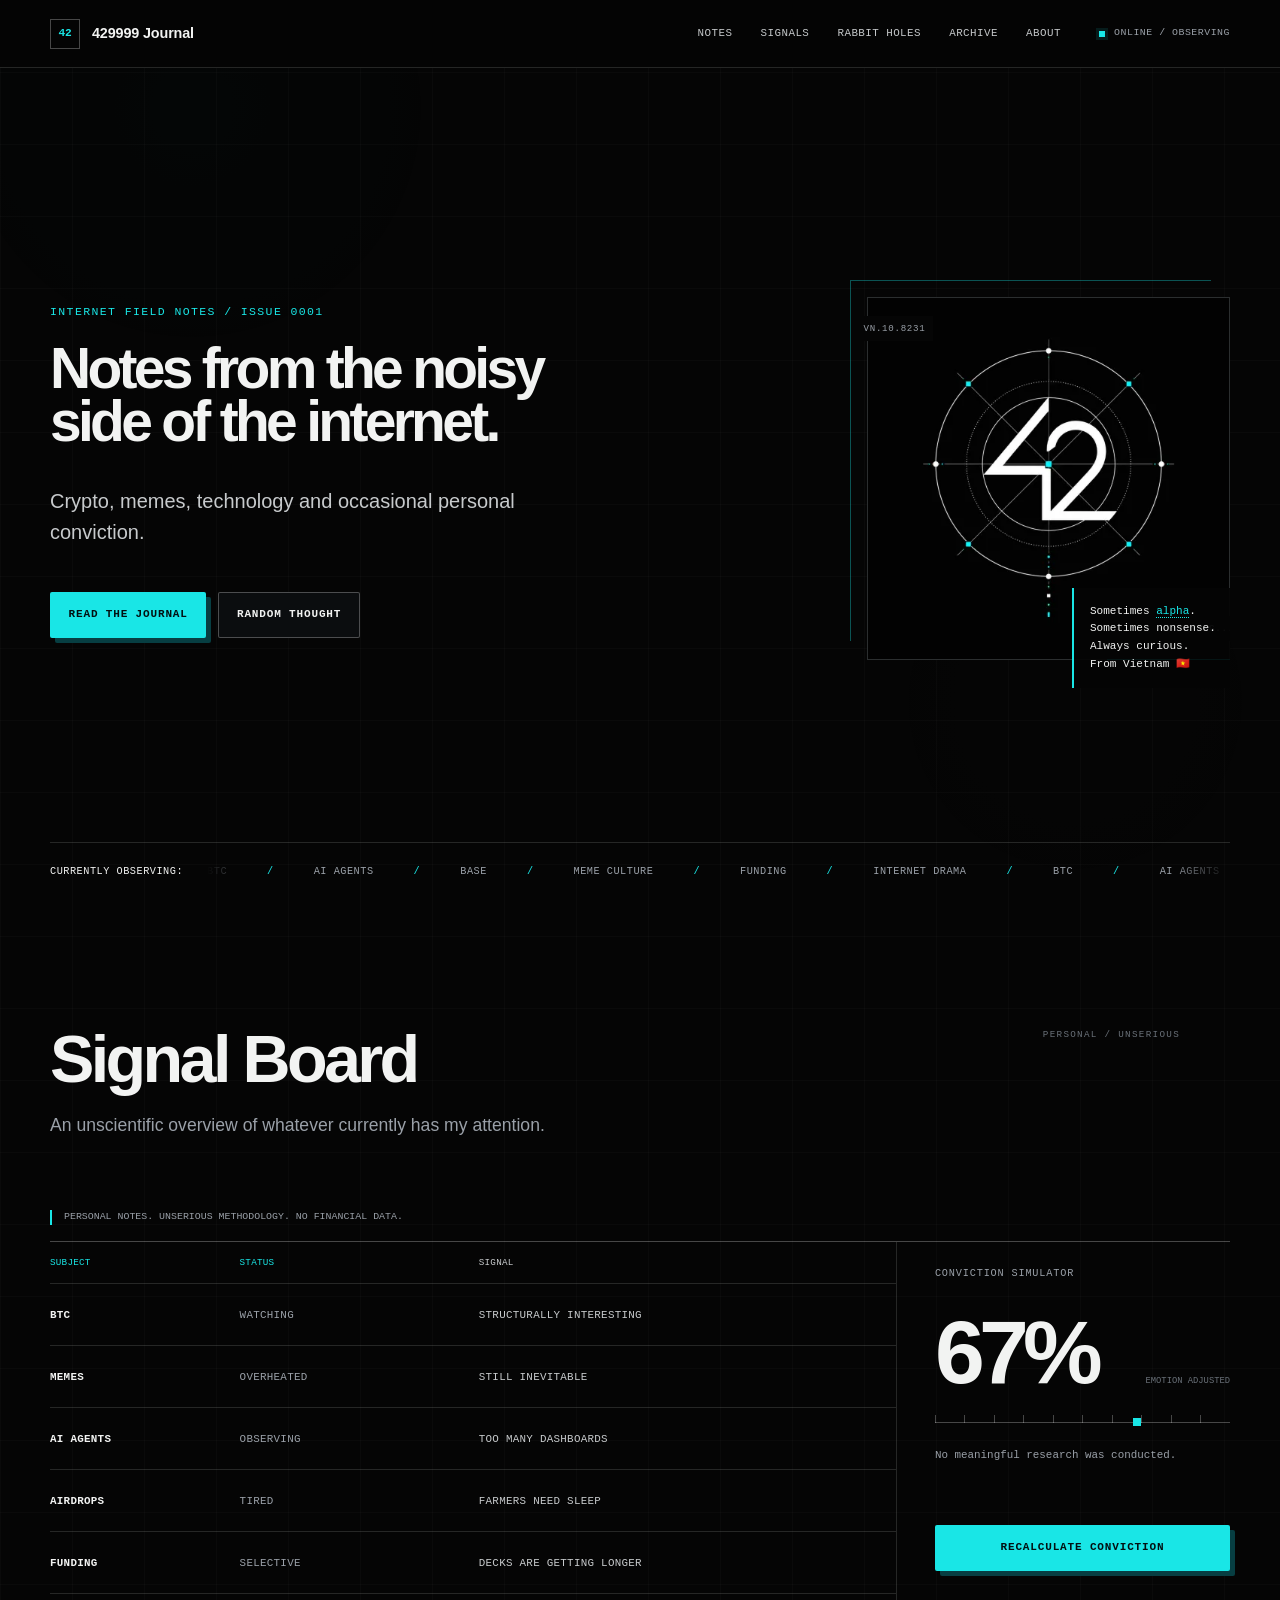
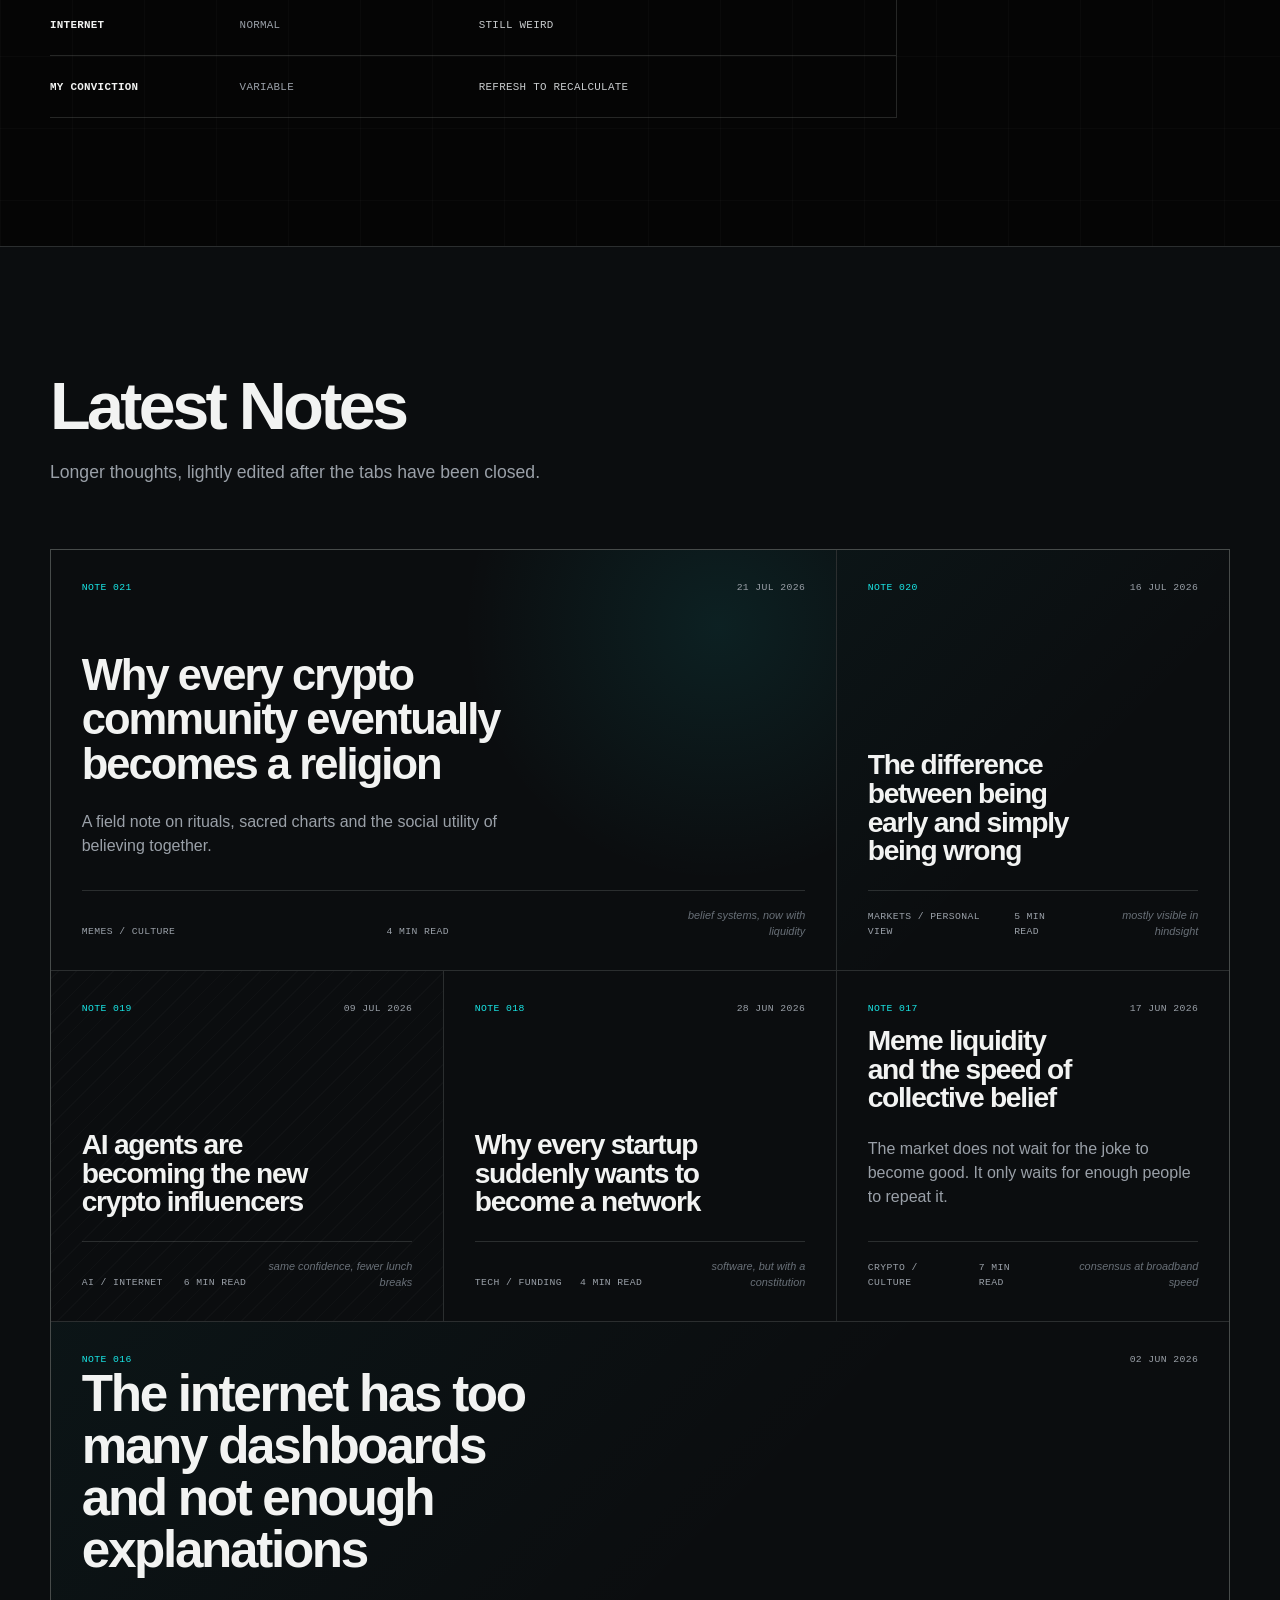
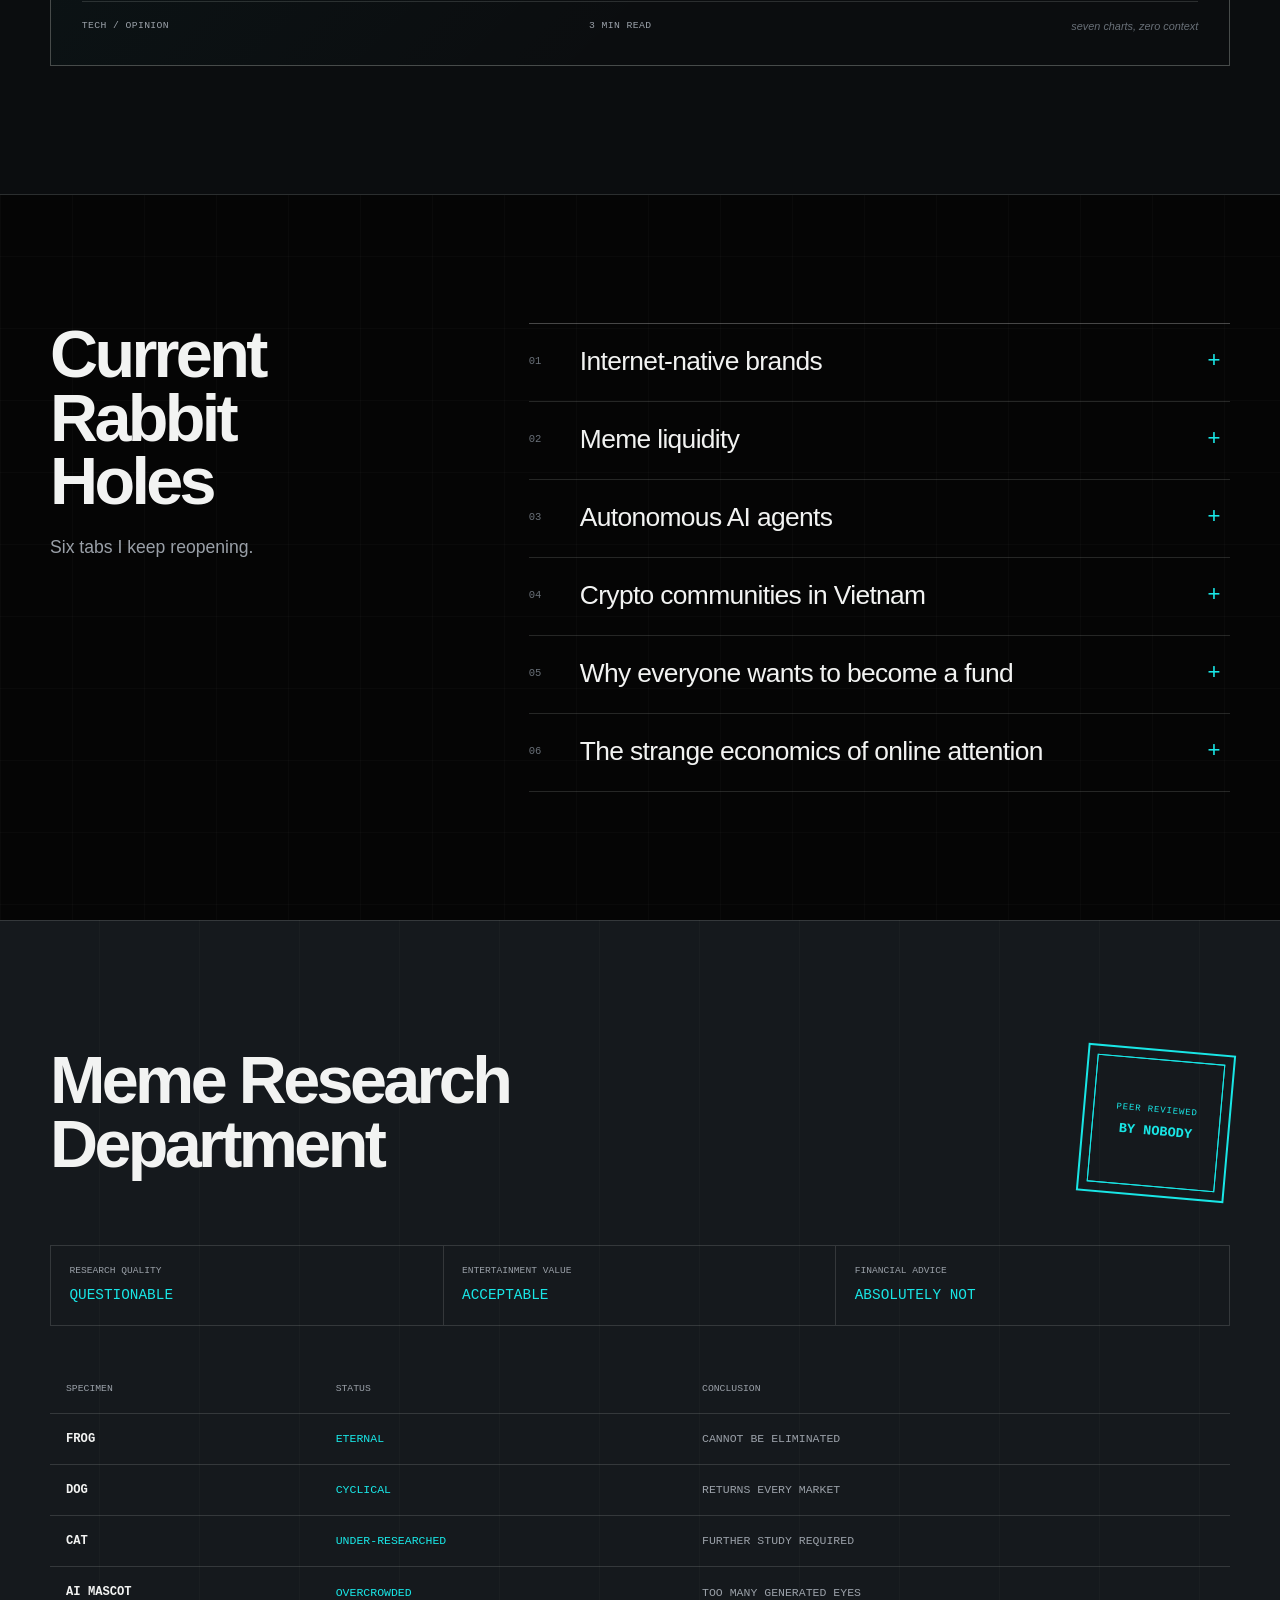
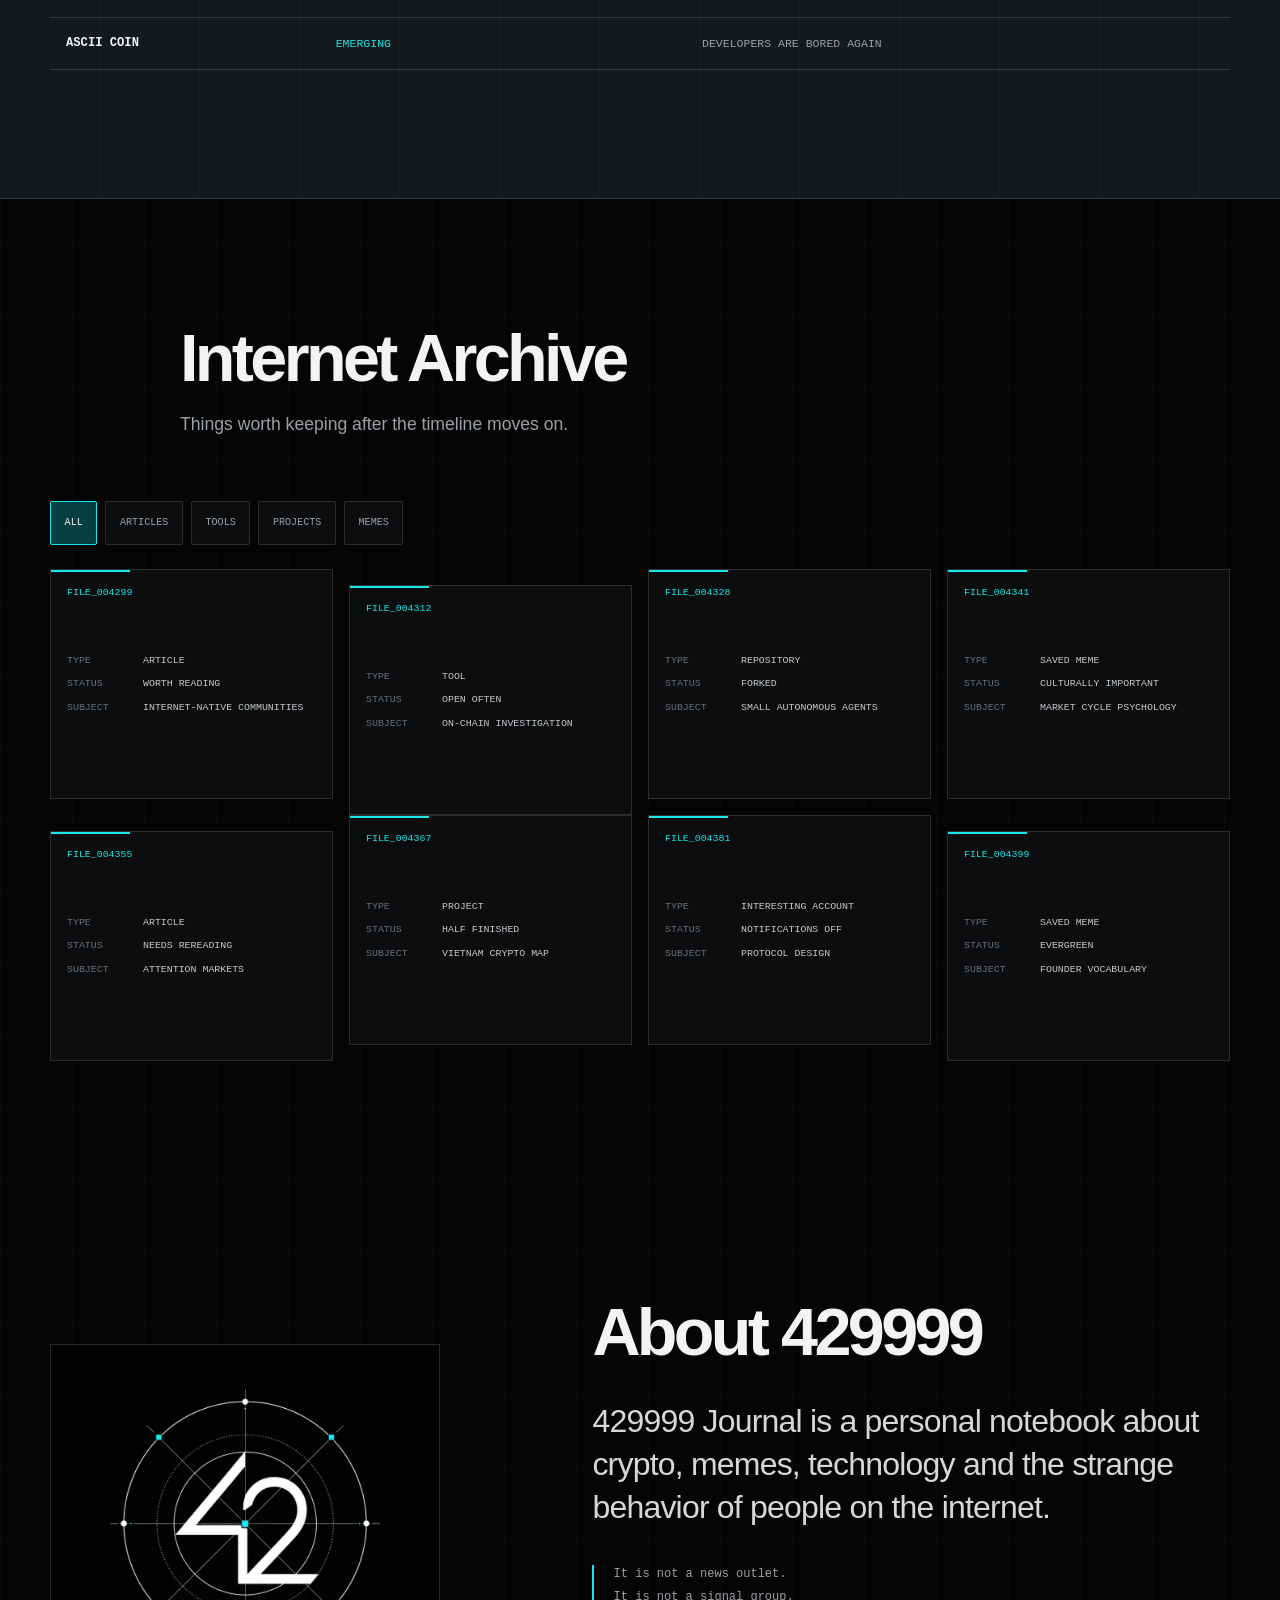
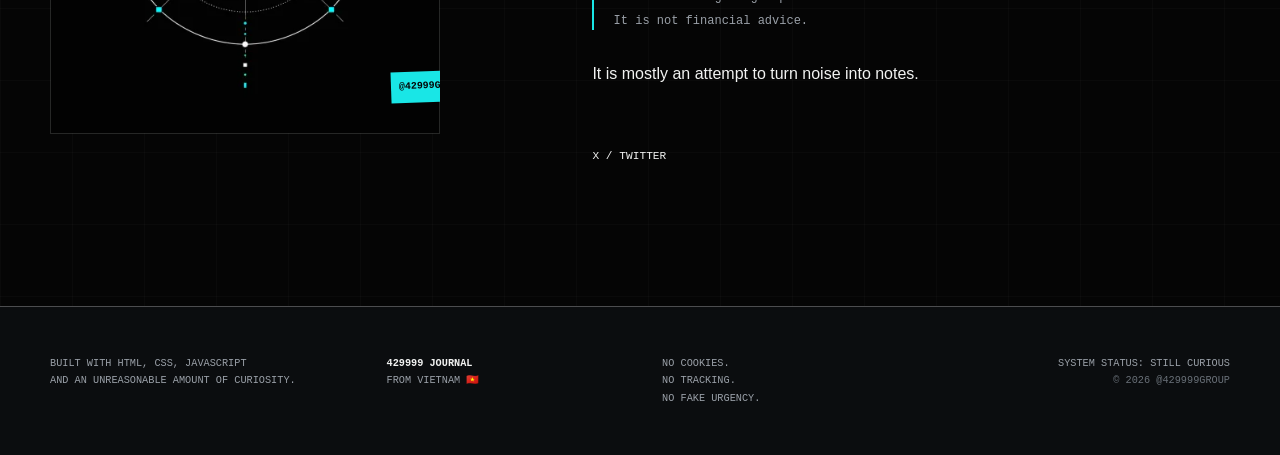
<file: index.html>
<!doctype html>
<html lang="en">
<head>
  <meta charset="utf-8">
  <meta name="viewport" content="width=device-width, initial-scale=1">
  <title>429999 Journal | Notes from the noisy side of the internet</title>
  <meta name="description" content="Personal notes on crypto, memes, technology and the internet. Sometimes alpha. Sometimes nonsense. Always curious.">
  <meta name="robots" content="index, follow">
  <meta name="theme-color" content="#050505">
  <link rel="canonical" href="https://example.com/429999-journal/">
  <link rel="icon" href="assets/favicon.svg" type="image/svg+xml">
  <link rel="preload" href="assets/avatar-900.webp" as="image" type="image/webp" imagesrcset="assets/avatar-480.webp 480w, assets/avatar-900.webp 900w" imagesizes="(max-width: 700px) 92vw, 470px">
  <link rel="stylesheet" href="style.css">
  <meta property="og:type" content="website">
  <meta property="og:title" content="429999 Journal | Notes from the noisy side of the internet">
  <meta property="og:description" content="Personal notes on crypto, memes, technology and the internet.">
  <meta property="og:image" content="assets/og-image.svg">
  <meta property="og:url" content="https://example.com/429999-journal/">
  <meta name="twitter:card" content="summary_large_image">
  <meta name="twitter:title" content="429999 Journal">
  <meta name="twitter:description" content="Sometimes alpha. Sometimes nonsense. Always curious.">
  <meta name="twitter:image" content="assets/og-image.svg">
  <script src="script.js" defer></script>
</head>
<body>
  <a class="skip-link" href="#main-content">Skip to content</a>
  <div class="page-noise" aria-hidden="true"></div>
  <div class="cursor-dot" aria-hidden="true"></div>
  <div class="cursor-ring" aria-hidden="true"></div>

  <header class="site-header">
    <nav class="site-nav shell" aria-label="Primary navigation">
      <a class="brand" href="index.html" aria-label="429999 Journal home">
        <span class="brand-mark">42</span>
        <span>429999 Journal</span>
      </a>
      <button class="menu-toggle" type="button" aria-expanded="false" aria-controls="nav-panel">
        <span class="sr-only">Toggle navigation</span>
        <span aria-hidden="true"></span>
        <span aria-hidden="true"></span>
      </button>
      <div class="nav-panel" id="nav-panel">
        <div class="nav-links">
          <a href="#notes">Notes</a>
          <a href="#signals">Signals</a>
          <a href="#rabbit-holes">Rabbit Holes</a>
          <a href="#archive">Archive</a>
          <a href="#about">About</a>
        </div>
        <p class="status"><span aria-hidden="true"></span>Online / Observing</p>
      </div>
    </nav>
  </header>
  <noscript>
    <style>.menu-toggle, .nav-panel { display: none !important; }</style>
    <nav class="nojs-navigation" aria-label="Navigation without JavaScript">
      <a href="#notes">Notes</a>
      <a href="#signals">Signals</a>
      <a href="#rabbit-holes">Rabbit Holes</a>
      <a href="#archive">Archive</a>
      <a href="#about">About</a>
    </nav>
  </noscript>

  <main id="main-content">
    <section class="hero shell" aria-labelledby="hero-title">
      <div class="hero-copy">
        <p class="eyebrow">Internet field notes / Issue 0001</p>
        <h1 id="hero-title">Notes from the noisy side of the internet.</h1>
        <p class="hero-summary">Crypto, memes, technology and occasional personal conviction.</p>
        <div class="hero-actions">
          <a class="button button-primary" href="#notes">Read the journal</a>
          <button class="button button-secondary" type="button" data-random-thought>Random thought</button>
        </div>
      </div>

      <div class="hero-identity">
        <div class="avatar-frame">
          <picture>
            <source type="image/webp" srcset="assets/avatar-480.webp 480w, assets/avatar-900.webp 900w" sizes="(max-width: 700px) 92vw, 470px">
            <img src="assets/avatar.png" width="1254" height="1254" fetchpriority="high" decoding="async" alt="429999 Journal's geometric 42 avatar">
          </picture>
          <span class="avatar-coordinate coordinate-a" aria-hidden="true">VN.10.8231</span>
          <span class="avatar-coordinate coordinate-b" aria-hidden="true">LISTENING...</span>
        </div>
        <div class="hero-bio">
          <p>Sometimes <span class="annotated" tabindex="0" data-note="Definition unavailable.">alpha</span>.</p>
          <p>Sometimes nonsense.</p>
          <p>Always curious.</p>
          <p>From Vietnam 🇻🇳</p>
        </div>
      </div>

      <div class="observe-strip" aria-label="Currently observing">
        <span class="observe-label">Currently observing:</span>
        <div class="ticker-window">
          <div class="ticker-track">
            <span>BTC</span><span>AI AGENTS</span><span>BASE</span><span>MEME CULTURE</span><span>FUNDING</span><span>INTERNET DRAMA</span>
            <span aria-hidden="true">BTC</span><span aria-hidden="true">AI AGENTS</span><span aria-hidden="true">BASE</span><span aria-hidden="true">MEME CULTURE</span><span aria-hidden="true">FUNDING</span><span aria-hidden="true">INTERNET DRAMA</span>
          </div>
        </div>
      </div>
    </section>

    <section class="signal-section section shell" id="signals" aria-labelledby="signal-title">
      <div class="section-heading">
        <h2 id="signal-title">Signal Board</h2>
        <p>An unscientific overview of whatever currently has my attention.</p>
      </div>
      <div class="unserious-label">Personal notes. Unserious methodology. No financial data.</div>
      <div class="signal-layout">
        <div class="signal-table" role="table" aria-label="Current personal signals">
          <div class="signal-row signal-head" role="row">
            <span role="columnheader">Subject</span>
            <span role="columnheader">Status</span>
            <span role="columnheader">Signal</span>
          </div>
          <div class="signal-row" role="row"><strong role="cell">BTC</strong><span role="cell">Watching</span><span role="cell">Structurally interesting</span></div>
          <div class="signal-row" role="row"><strong role="cell">Memes</strong><span role="cell">Overheated</span><span role="cell">Still inevitable</span></div>
          <div class="signal-row" role="row"><strong role="cell">AI Agents</strong><span role="cell">Observing</span><span role="cell">Too many dashboards</span></div>
          <div class="signal-row" role="row"><strong role="cell">Airdrops</strong><span role="cell">Tired</span><span role="cell">Farmers need sleep</span></div>
          <div class="signal-row" role="row"><strong role="cell">Funding</strong><span role="cell">Selective</span><span role="cell">Decks are getting longer</span></div>
          <div class="signal-row" role="row"><strong role="cell">Internet</strong><span role="cell">Normal</span><span role="cell">Still weird</span></div>
          <div class="signal-row" role="row"><strong role="cell">My conviction</strong><span role="cell">Variable</span><span role="cell">Refresh to recalculate</span></div>
        </div>
        <aside class="conviction-panel" aria-labelledby="conviction-title">
          <p id="conviction-title">Conviction simulator</p>
          <div class="conviction-value"><output id="conviction-output">67%</output><span>emotion adjusted</span></div>
          <div class="conviction-scale" aria-hidden="true"><span id="conviction-meter" style="--value: 67%"></span></div>
          <p class="conviction-copy" id="conviction-copy" aria-live="polite">No meaningful research was conducted.</p>
          <button class="button button-primary button-block" id="conviction-button" type="button">Recalculate conviction</button>
        </aside>
      </div>
    </section>

    <section class="notes-section section shell" id="notes" aria-labelledby="notes-title">
      <div class="notes-intro">
        <h2 id="notes-title">Latest Notes</h2>
        <p>Longer thoughts, lightly edited after the tabs have been closed.</p>
      </div>
      <div class="notes-grid">
        <article class="note-card note-featured">
          <a href="notes/note-001.html" aria-label="Read Why every crypto community eventually becomes a religion">
            <div class="note-meta"><span>Note 021</span><time datetime="2026-07-21">21 Jul 2026</time></div>
            <h3>Why every crypto community eventually becomes a religion</h3>
            <p class="note-deck">A field note on rituals, sacred charts and the social utility of believing together.</p>
            <div class="note-footer"><span>Memes / Culture</span><span>4 min read</span><em>belief systems, now with liquidity</em></div>
          </a>
        </article>
        <article class="note-card">
          <a href="notes/note-002.html" aria-label="Read The difference between being early and simply being wrong">
            <div class="note-meta"><span>Note 020</span><time datetime="2026-07-16">16 Jul 2026</time></div>
            <h3>The difference between being early and simply being wrong</h3>
            <div class="note-footer"><span>Markets / Personal view</span><span>5 min read</span><em>mostly visible in hindsight</em></div>
          </a>
        </article>
        <article class="note-card">
          <a href="notes/note-003.html" aria-label="Read AI agents are becoming the new crypto influencers">
            <div class="note-meta"><span>Note 019</span><time datetime="2026-07-09">09 Jul 2026</time></div>
            <h3>AI agents are becoming the new crypto influencers</h3>
            <div class="note-footer"><span>AI / Internet</span><span>6 min read</span><em>same confidence, fewer lunch breaks</em></div>
          </a>
        </article>
        <article class="note-card">
          <a href="notes/note-001.html#related" aria-label="Read related note: Why every startup suddenly wants to become a network">
            <div class="note-meta"><span>Note 018</span><time datetime="2026-06-28">28 Jun 2026</time></div>
            <h3>Why every startup suddenly wants to become a network</h3>
            <div class="note-footer"><span>Tech / Funding</span><span>4 min read</span><em>software, but with a constitution</em></div>
          </a>
        </article>
        <article class="note-card note-wide">
          <a href="notes/note-002.html#related" aria-label="Read related note: Meme liquidity and the speed of collective belief">
            <div class="note-meta"><span>Note 017</span><time datetime="2026-06-17">17 Jun 2026</time></div>
            <h3>Meme liquidity and the speed of collective belief</h3>
            <p class="note-deck">The market does not wait for the joke to become good. It only waits for enough people to repeat it.</p>
            <div class="note-footer"><span>Crypto / Culture</span><span>7 min read</span><em>consensus at broadband speed</em></div>
          </a>
        </article>
        <article class="note-card">
          <a href="notes/note-003.html#related" aria-label="Read related note: The internet has too many dashboards and not enough explanations">
            <div class="note-meta"><span>Note 016</span><time datetime="2026-06-02">02 Jun 2026</time></div>
            <h3>The internet has too many dashboards and not enough explanations</h3>
            <div class="note-footer"><span>Tech / Opinion</span><span>3 min read</span><em>seven charts, zero context</em></div>
          </a>
        </article>
      </div>
    </section>

    <section class="rabbit-section section shell" id="rabbit-holes" aria-labelledby="rabbit-title">
      <div class="rabbit-heading">
        <h2 id="rabbit-title">Current Rabbit Holes</h2>
        <p>Six tabs I keep reopening.</p>
      </div>
      <div class="rabbit-list">
        <button class="rabbit-item" type="button" aria-expanded="false">
          <span>01</span><strong>Internet-native brands</strong><span class="rabbit-symbol" aria-hidden="true">+</span>
          <span class="rabbit-note">Some brands are no longer built through campaigns. They emerge from repetition, rituals and shared jokes.</span>
        </button>
        <button class="rabbit-item" type="button" aria-expanded="false">
          <span>02</span><strong>Meme liquidity</strong><span class="rabbit-symbol" aria-hidden="true">+</span>
          <span class="rabbit-note">A joke can now acquire a market cap before it acquires a punchline.</span>
        </button>
        <button class="rabbit-item" type="button" aria-expanded="false">
          <span>03</span><strong>Autonomous AI agents</strong><span class="rabbit-symbol" aria-hidden="true">+</span>
          <span class="rabbit-note">Interesting software, confusing incentives and a lot of profile pictures wearing sunglasses.</span>
        </button>
        <button class="rabbit-item" type="button" aria-expanded="false">
          <span>04</span><strong>Crypto communities in Vietnam</strong><span class="rabbit-symbol" aria-hidden="true">+</span>
          <span class="rabbit-note">Fast learners, dense networks and an impressive tolerance for late-night group chats.</span>
        </button>
        <button class="rabbit-item" type="button" aria-expanded="false">
          <span>05</span><strong>Why everyone wants to become a fund</strong><span class="rabbit-symbol" aria-hidden="true">+</span>
          <span class="rabbit-note">Perhaps because saying “I have a folder of screenshots” sounds less institutional.</span>
        </button>
        <button class="rabbit-item" type="button" aria-expanded="false">
          <span>06</span><strong>The strange economics of online attention</strong><span class="rabbit-symbol" aria-hidden="true">+</span>
          <span class="rabbit-note">Attention is scarce, measurable, tradeable and somehow still mostly spent arguing with strangers.</span>
        </button>
      </div>
    </section>

    <section class="meme-section section" aria-labelledby="meme-title">
      <div class="shell meme-shell">
        <div class="meme-header">
          <h2 id="meme-title">Meme Research Department</h2>
          <div class="stamp" aria-label="Peer reviewed by nobody"><span>Peer reviewed</span><strong>By nobody</strong></div>
        </div>
        <dl class="research-meta">
          <div><dt>Research quality</dt><dd>Questionable</dd></div>
          <div><dt>Entertainment value</dt><dd>Acceptable</dd></div>
          <div><dt>Financial advice</dt><dd>Absolutely not</dd></div>
        </dl>
        <div class="meme-table-wrap">
          <table class="meme-table">
            <thead><tr><th>Specimen</th><th>Status</th><th>Conclusion</th></tr></thead>
            <tbody>
              <tr><th>Frog</th><td>Eternal</td><td>Cannot be eliminated</td></tr>
              <tr><th>Dog</th><td>Cyclical</td><td>Returns every market</td></tr>
              <tr><th>Cat</th><td>Under-researched</td><td>Further study required</td></tr>
              <tr><th>AI Mascot</th><td>Overcrowded</td><td>Too many generated eyes</td></tr>
              <tr><th>ASCII Coin</th><td>Emerging</td><td>Developers are bored again</td></tr>
            </tbody>
          </table>
        </div>
      </div>
    </section>

    <section class="archive-section section shell" id="archive" aria-labelledby="archive-title">
      <div class="archive-header">
        <h2 id="archive-title">Internet Archive</h2>
        <p>Things worth keeping after the timeline moves on.</p>
      </div>
      <div class="archive-filters" aria-label="Filter archive">
        <button class="filter-button is-active" type="button" data-filter="all" aria-pressed="true">All</button>
        <button class="filter-button" type="button" data-filter="articles" aria-pressed="false">Articles</button>
        <button class="filter-button" type="button" data-filter="tools" aria-pressed="false">Tools</button>
        <button class="filter-button" type="button" data-filter="projects" aria-pressed="false">Projects</button>
        <button class="filter-button" type="button" data-filter="memes" aria-pressed="false">Memes</button>
      </div>
      <div class="archive-grid" id="archive-grid">
        <article class="archive-file" data-category="articles"><span>FILE_004299</span><dl><div><dt>Type</dt><dd>Article</dd></div><div><dt>Status</dt><dd>Worth reading</dd></div><div><dt>Subject</dt><dd>Internet-native communities</dd></div></dl></article>
        <article class="archive-file" data-category="tools"><span>FILE_004312</span><dl><div><dt>Type</dt><dd>Tool</dd></div><div><dt>Status</dt><dd>Open often</dd></div><div><dt>Subject</dt><dd>On-chain investigation</dd></div></dl></article>
        <article class="archive-file" data-category="projects"><span>FILE_004328</span><dl><div><dt>Type</dt><dd>Repository</dd></div><div><dt>Status</dt><dd>Forked</dd></div><div><dt>Subject</dt><dd>Small autonomous agents</dd></div></dl></article>
        <article class="archive-file" data-category="memes"><span>FILE_004341</span><dl><div><dt>Type</dt><dd>Saved meme</dd></div><div><dt>Status</dt><dd>Culturally important</dd></div><div><dt>Subject</dt><dd>Market cycle psychology</dd></div></dl></article>
        <article class="archive-file" data-category="articles"><span>FILE_004355</span><dl><div><dt>Type</dt><dd>Article</dd></div><div><dt>Status</dt><dd>Needs rereading</dd></div><div><dt>Subject</dt><dd>Attention markets</dd></div></dl></article>
        <article class="archive-file" data-category="projects"><span>FILE_004367</span><dl><div><dt>Type</dt><dd>Project</dd></div><div><dt>Status</dt><dd>Half finished</dd></div><div><dt>Subject</dt><dd>Vietnam crypto map</dd></div></dl></article>
        <article class="archive-file" data-category="tools"><span>FILE_004381</span><dl><div><dt>Type</dt><dd>Interesting account</dd></div><div><dt>Status</dt><dd>Notifications off</dd></div><div><dt>Subject</dt><dd>Protocol design</dd></div></dl></article>
        <article class="archive-file" data-category="memes"><span>FILE_004399</span><dl><div><dt>Type</dt><dd>Saved meme</dd></div><div><dt>Status</dt><dd>Evergreen</dd></div><div><dt>Subject</dt><dd>Founder vocabulary</dd></div></dl></article>
      </div>
      <p class="archive-empty" id="archive-empty" hidden>No files match this filter. The archive may have been rugged.</p>
    </section>

    <section class="about-section section shell" id="about" aria-labelledby="about-title">
      <div class="about-mark">
        <picture>
          <source type="image/webp" srcset="assets/avatar-480.webp 480w, assets/avatar-900.webp 900w" sizes="(max-width: 700px) calc(100vw - 32px), 390px">
          <img src="assets/avatar.png" width="1254" height="1254" loading="lazy" decoding="async" alt="">
        </picture>
      </div>
      <div class="about-copy">
        <h2 id="about-title">About 429999</h2>
        <p class="about-lead">429999 Journal is a personal notebook about crypto, memes, technology and the strange behavior of people on the internet.</p>
        <div class="about-not">
          <p>It is not a news outlet.</p>
          <p>It is not a signal group.</p>
          <p>It is not financial advice.</p>
        </div>
        <p>It is mostly an attempt to turn noise into notes.</p>
        <nav class="social-links" aria-label="Social links">
          <a href="https://x.com/429999group" rel="me noopener">X / Twitter</a>
        </nav>
      </div>
    </section>
  </main>

  <footer class="site-footer">
    <div class="shell footer-grid">
      <p>Built with HTML, CSS, JavaScript<br>and an unreasonable amount of curiosity.</p>
      <p><strong>429999 Journal</strong><br>From Vietnam 🇻🇳</p>
      <p>No cookies.<br>No tracking.<br>No fake urgency.</p>
      <p class="footer-status">System status: Still curious<br><span>© <span data-current-year>2026</span> @429999group</span></p>
    </div>
  </footer>

  <dialog class="thought-dialog" id="thought-dialog" aria-labelledby="thought-title">
    <div class="thought-bar"><span>Random thought</span><button type="button" data-close-thought aria-label="Close random thought">×</button></div>
    <div class="thought-content">
      <p id="thought-title">Transmission received</p>
      <blockquote id="thought-text">Curiosity compounds better than confidence.</blockquote>
      <button class="text-button" type="button" data-another-thought>Another one</button>
    </div>
  </dialog>

  <div class="system-toast" id="system-toast" role="status" aria-live="polite" aria-atomic="true"></div>
  <div class="degen-message" id="degen-message" role="status">Calm down</div>
</body>
</html>
</file>
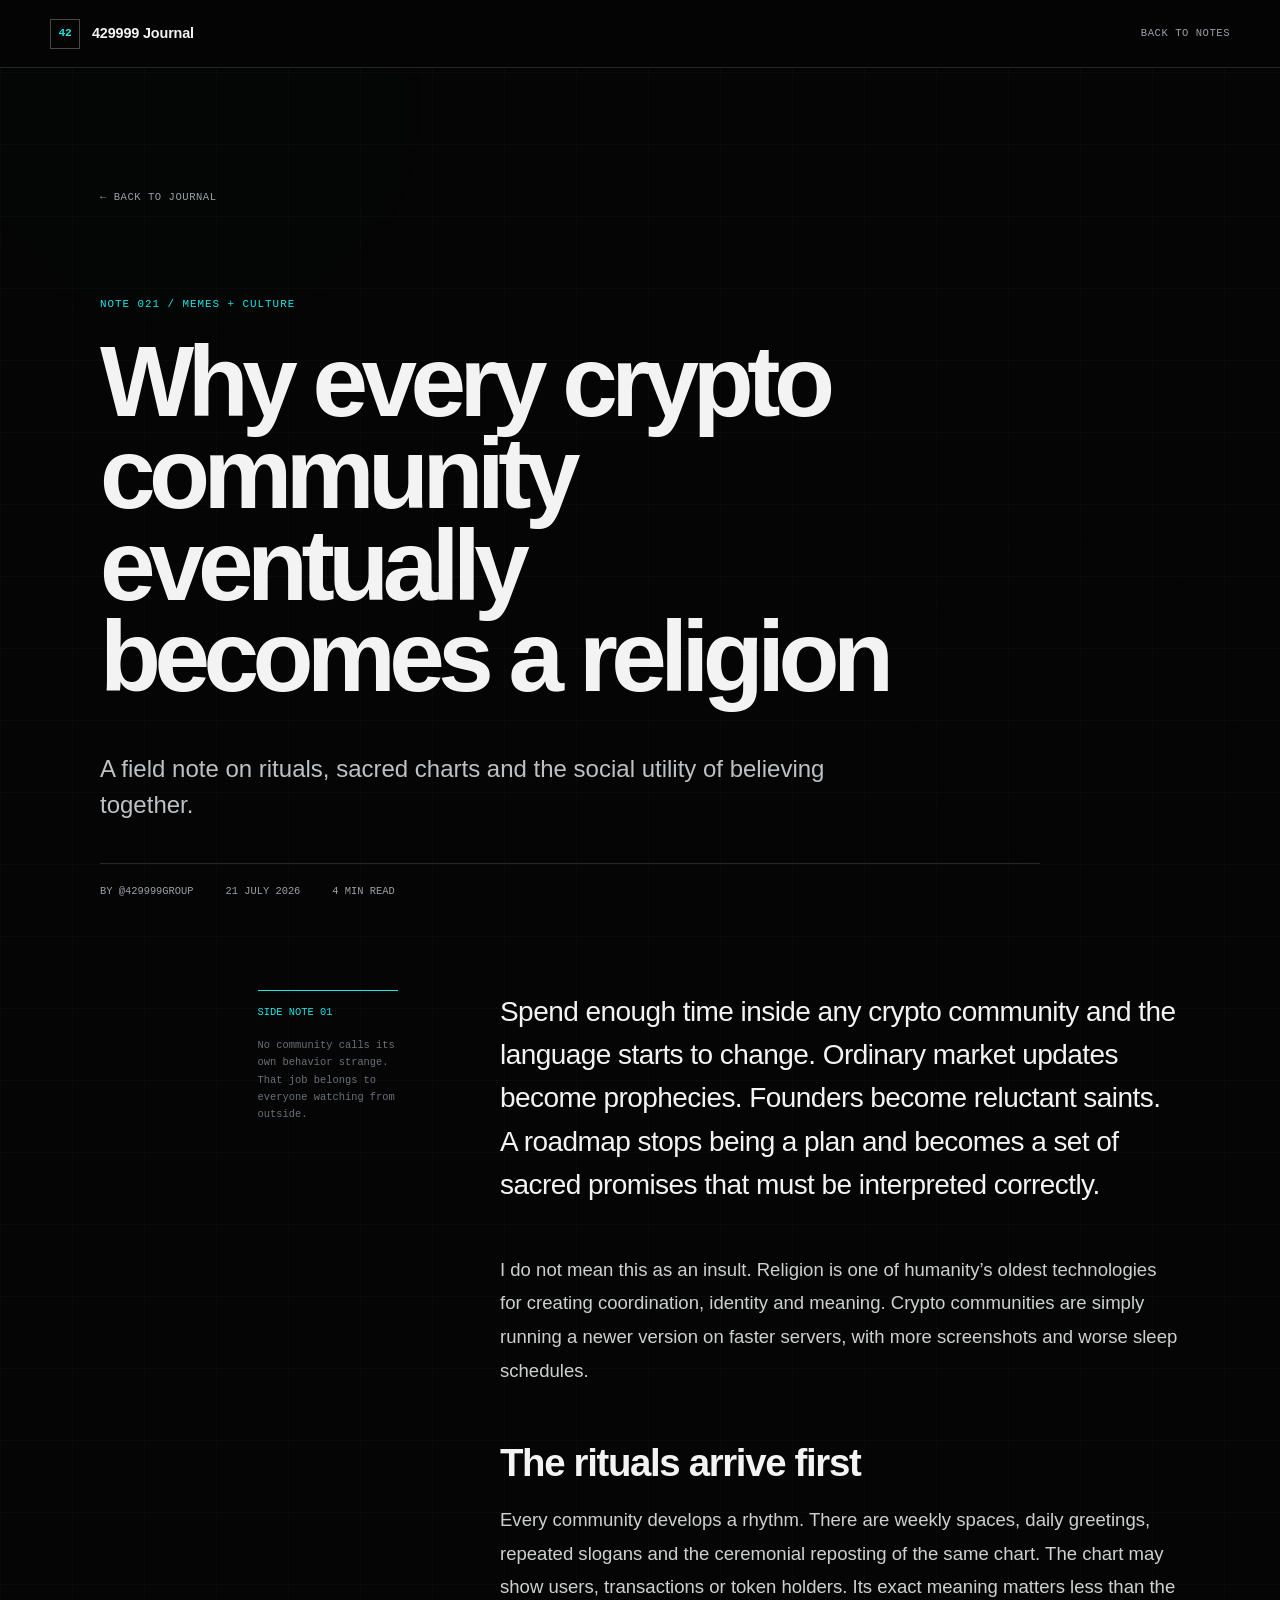
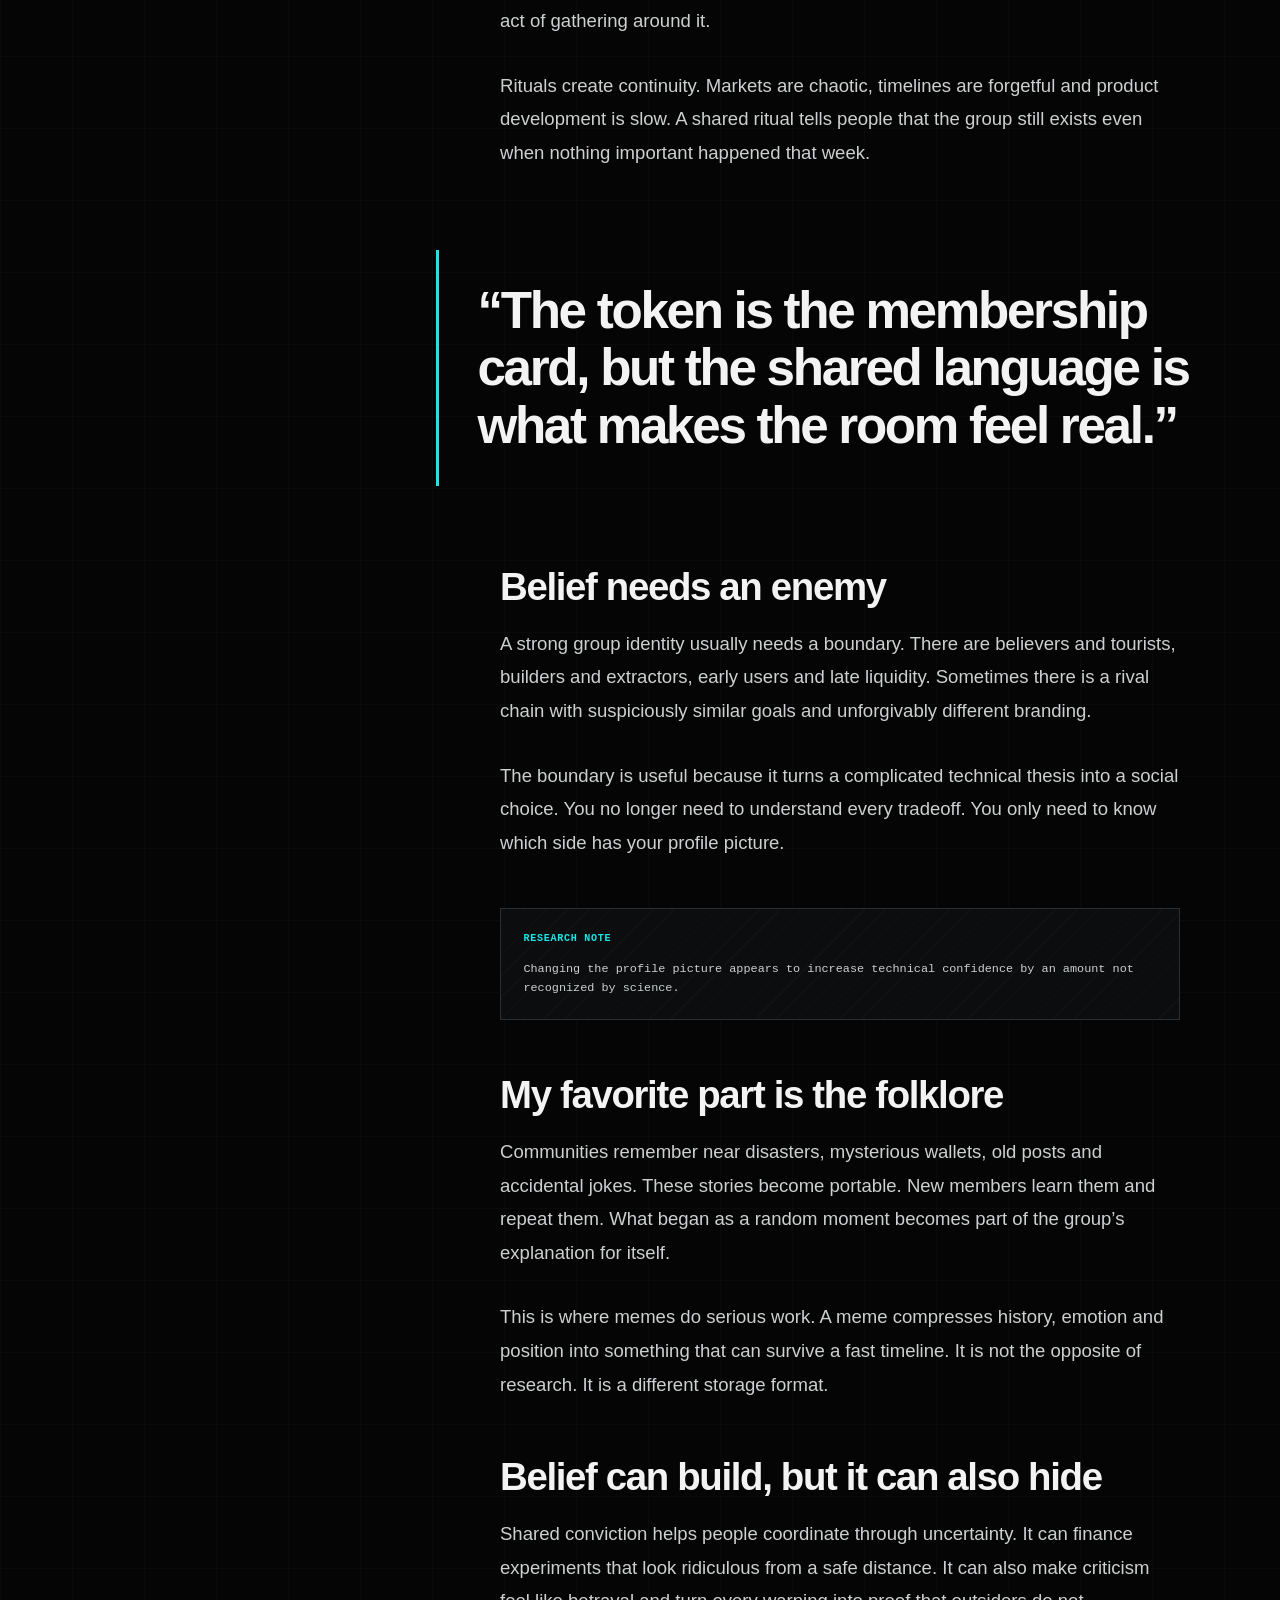
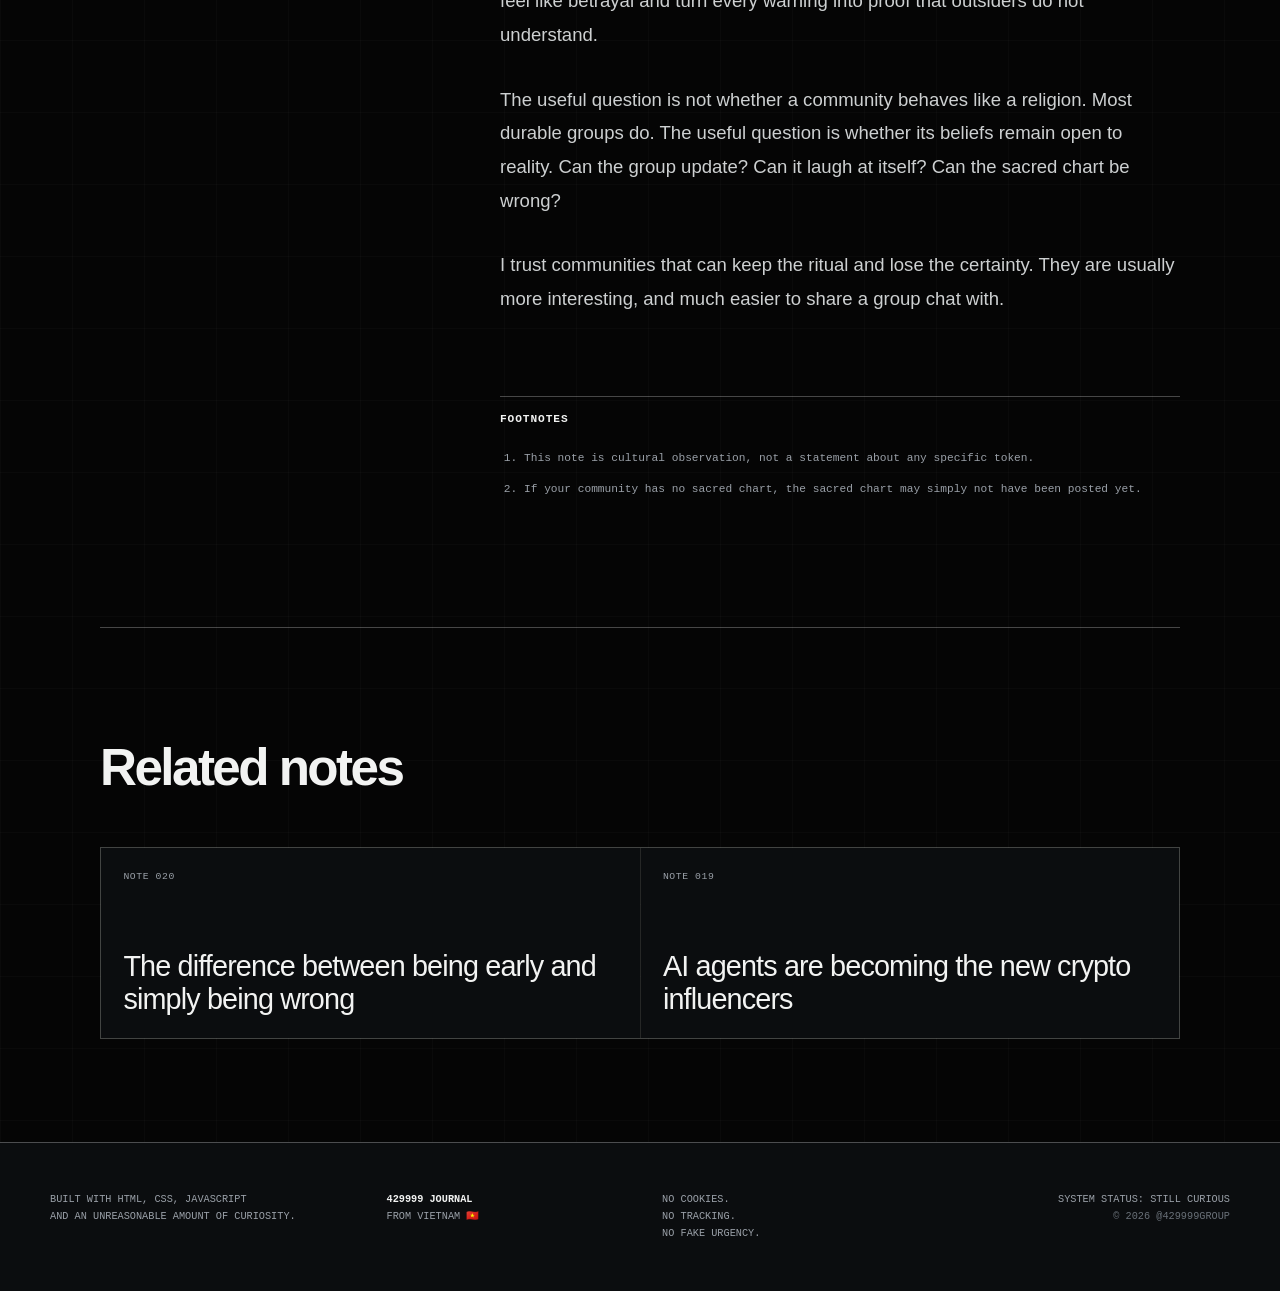
<file: notes/note-001.html>
<!doctype html>
<html lang="en">
<head>
  <meta charset="utf-8">
  <meta name="viewport" content="width=device-width, initial-scale=1">
  <title>Why every crypto community eventually becomes a religion | 429999 Journal</title>
  <meta name="description" content="A personal note on rituals, sacred charts and the social utility of believing together.">
  <meta name="robots" content="index, follow">
  <meta name="theme-color" content="#050505">
  <link rel="canonical" href="https://example.com/429999-journal/notes/note-001.html">
  <link rel="icon" href="../assets/favicon.svg" type="image/svg+xml">
  <link rel="stylesheet" href="../style.css">
  <meta property="og:type" content="article">
  <meta property="og:title" content="Why every crypto community eventually becomes a religion">
  <meta property="og:description" content="A field note on rituals, sacred charts and the social utility of believing together.">
  <meta property="og:image" content="../assets/og-image.svg">
  <meta property="article:published_time" content="2026-07-21">
  <meta property="article:author" content="@429999group">
  <script src="../script.js" defer></script>
</head>
<body class="article-page">
  <a class="skip-link" href="#article-content">Skip to article</a>
  <div class="page-noise" aria-hidden="true"></div>
  <header class="site-header">
    <nav class="site-nav shell" aria-label="Article navigation">
      <a class="brand" href="../index.html"><span class="brand-mark">42</span><span>429999 Journal</span></a>
      <a class="article-nav-back" href="../index.html#notes">Back to notes</a>
    </nav>
  </header>

  <main id="article-content">
    <article class="article-shell">
      <header class="article-header">
        <a class="back-link" href="../index.html#notes">← Back to journal</a>
        <p class="article-kicker">Note 021 / Memes + Culture</p>
        <h1>Why every crypto community eventually becomes a religion</h1>
        <p class="article-subtitle">A field note on rituals, sacred charts and the social utility of believing together.</p>
        <div class="article-byline">
          <span>By @429999group</span>
          <time datetime="2026-07-21">21 July 2026</time>
          <span>4 min read</span>
        </div>
      </header>

      <div class="article-layout">
        <aside class="article-margin" aria-label="Article side note">
          <span>Side note 01</span>
          <p>No community calls its own behavior strange. That job belongs to everyone watching from outside.</p>
        </aside>
        <div class="article-body">
          <p class="article-opening">Spend enough time inside any crypto community and the language starts to change. Ordinary market updates become prophecies. Founders become reluctant saints. A roadmap stops being a plan and becomes a set of sacred promises that must be interpreted correctly.</p>

          <p>I do not mean this as an insult. Religion is one of humanity’s oldest technologies for creating coordination, identity and meaning. Crypto communities are simply running a newer version on faster servers, with more screenshots and worse sleep schedules.</p>

          <h2>The rituals arrive first</h2>
          <p>Every community develops a rhythm. There are weekly spaces, daily greetings, repeated slogans and the ceremonial reposting of the same chart. The chart may show users, transactions or token holders. Its exact meaning matters less than the act of gathering around it.</p>

          <p>Rituals create continuity. Markets are chaotic, timelines are forgetful and product development is slow. A shared ritual tells people that the group still exists even when nothing important happened that week.</p>

          <blockquote>
            “The token is the membership card, but the shared language is what makes the room feel real.”
          </blockquote>

          <h2>Belief needs an enemy</h2>
          <p>A strong group identity usually needs a boundary. There are believers and tourists, builders and extractors, early users and late liquidity. Sometimes there is a rival chain with suspiciously similar goals and unforgivably different branding.</p>

          <p>The boundary is useful because it turns a complicated technical thesis into a social choice. You no longer need to understand every tradeoff. You only need to know which side has your profile picture.</p>

          <aside class="inline-note">
            <strong>Research note</strong>
            <p>Changing the profile picture appears to increase technical confidence by an amount not recognized by science.</p>
          </aside>

          <h2>My favorite part is the folklore</h2>
          <p>Communities remember near disasters, mysterious wallets, old posts and accidental jokes. These stories become portable. New members learn them and repeat them. What began as a random moment becomes part of the group’s explanation for itself.</p>

          <p>This is where memes do serious work. A meme compresses history, emotion and position into something that can survive a fast timeline. It is not the opposite of research. It is a different storage format.</p>

          <h2>Belief can build, but it can also hide</h2>
          <p>Shared conviction helps people coordinate through uncertainty. It can finance experiments that look ridiculous from a safe distance. It can also make criticism feel like betrayal and turn every warning into proof that outsiders do not understand.</p>

          <p>The useful question is not whether a community behaves like a religion. Most durable groups do. The useful question is whether its beliefs remain open to reality. Can the group update? Can it laugh at itself? Can the sacred chart be wrong?</p>

          <p>I trust communities that can keep the ritual and lose the certainty. They are usually more interesting, and much easier to share a group chat with.</p>

          <section class="footnotes" aria-labelledby="footnotes-title">
            <h2 id="footnotes-title">Footnotes</h2>
            <ol>
              <li>This note is cultural observation, not a statement about any specific token.</li>
              <li>If your community has no sacred chart, the sacred chart may simply not have been posted yet.</li>
            </ol>
          </section>
        </div>
      </div>

      <section class="related-notes" id="related" aria-labelledby="related-title">
        <h2 id="related-title">Related notes</h2>
        <div>
          <a href="note-002.html"><span>Note 020</span>The difference between being early and simply being wrong</a>
          <a href="note-003.html"><span>Note 019</span>AI agents are becoming the new crypto influencers</a>
        </div>
      </section>
    </article>
  </main>

  <footer class="site-footer article-footer">
    <div class="shell footer-grid">
      <p>Built with HTML, CSS, JavaScript<br>and an unreasonable amount of curiosity.</p>
      <p><strong>429999 Journal</strong><br>From Vietnam 🇻🇳</p>
      <p>No cookies.<br>No tracking.<br>No fake urgency.</p>
      <p class="footer-status">System status: Still curious<br><span>© <span data-current-year>2026</span> @429999group</span></p>
    </div>
  </footer>
</body>
</html>
</file>
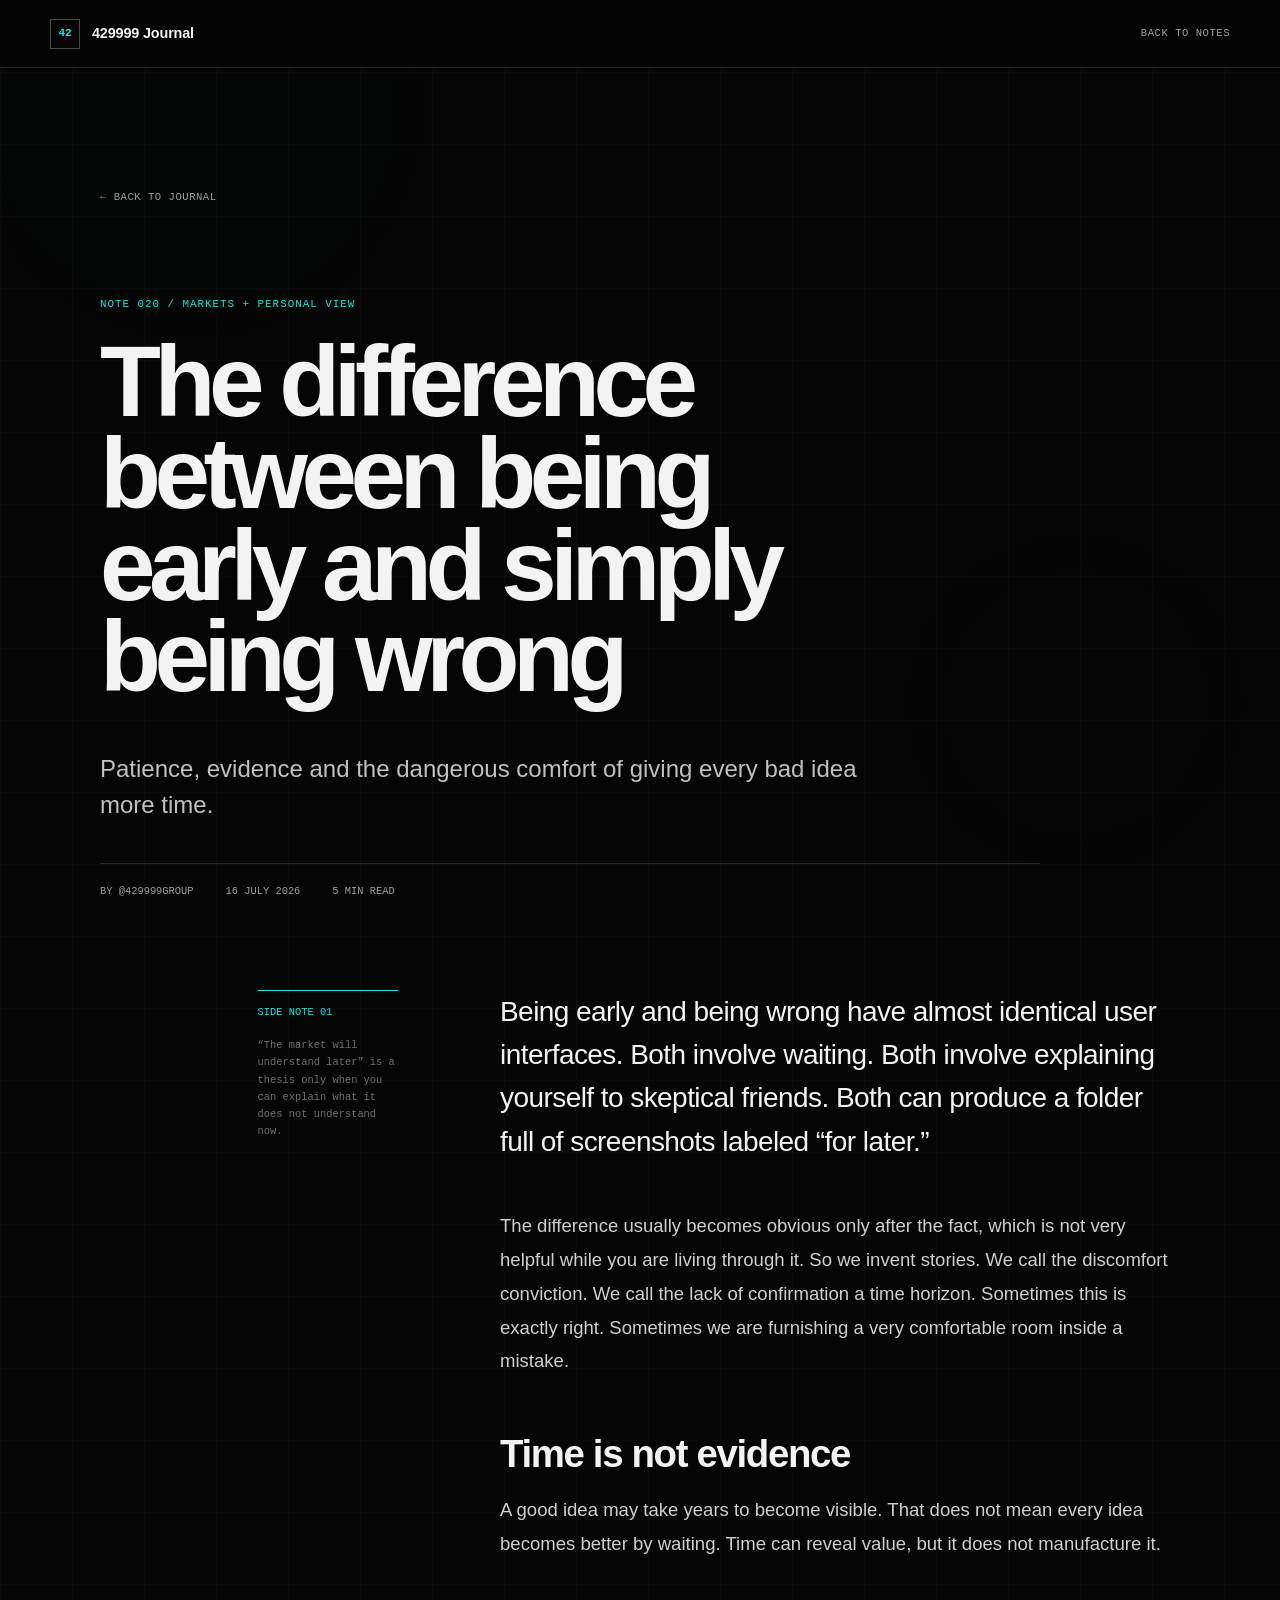
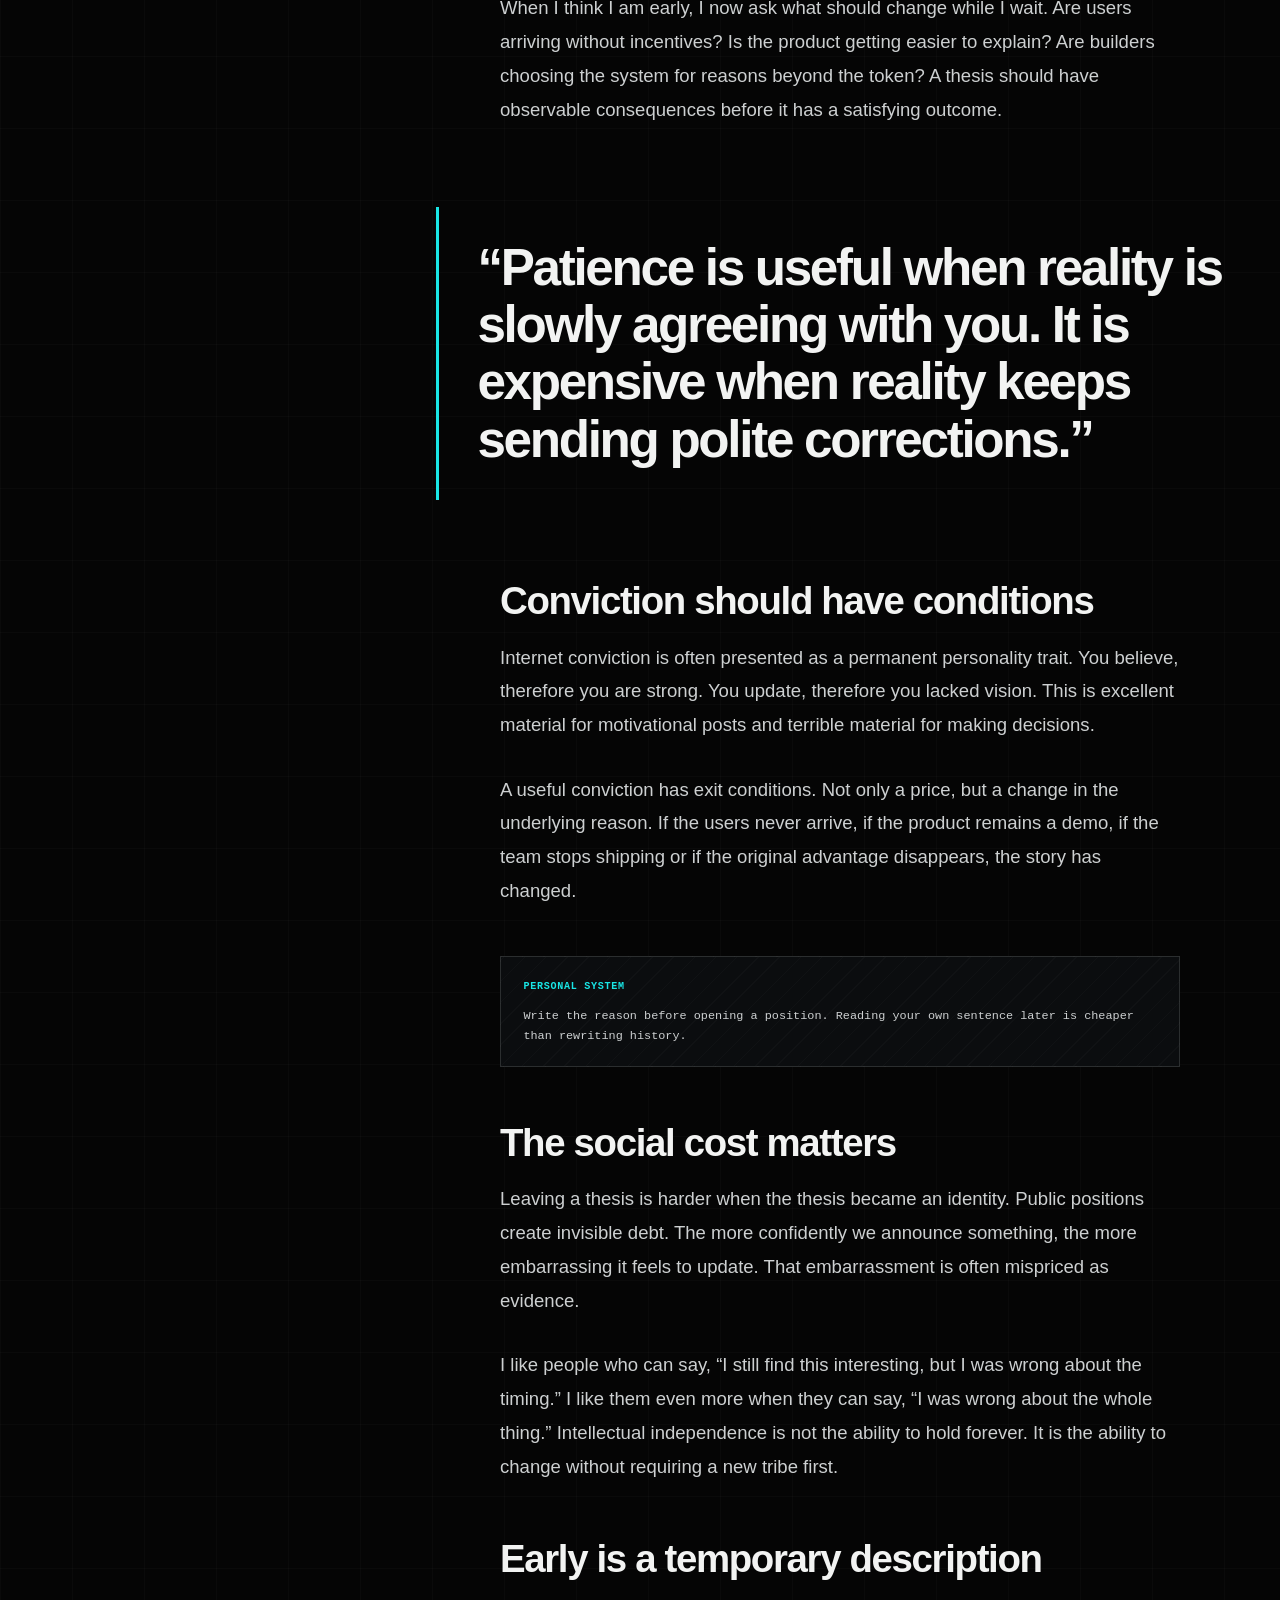
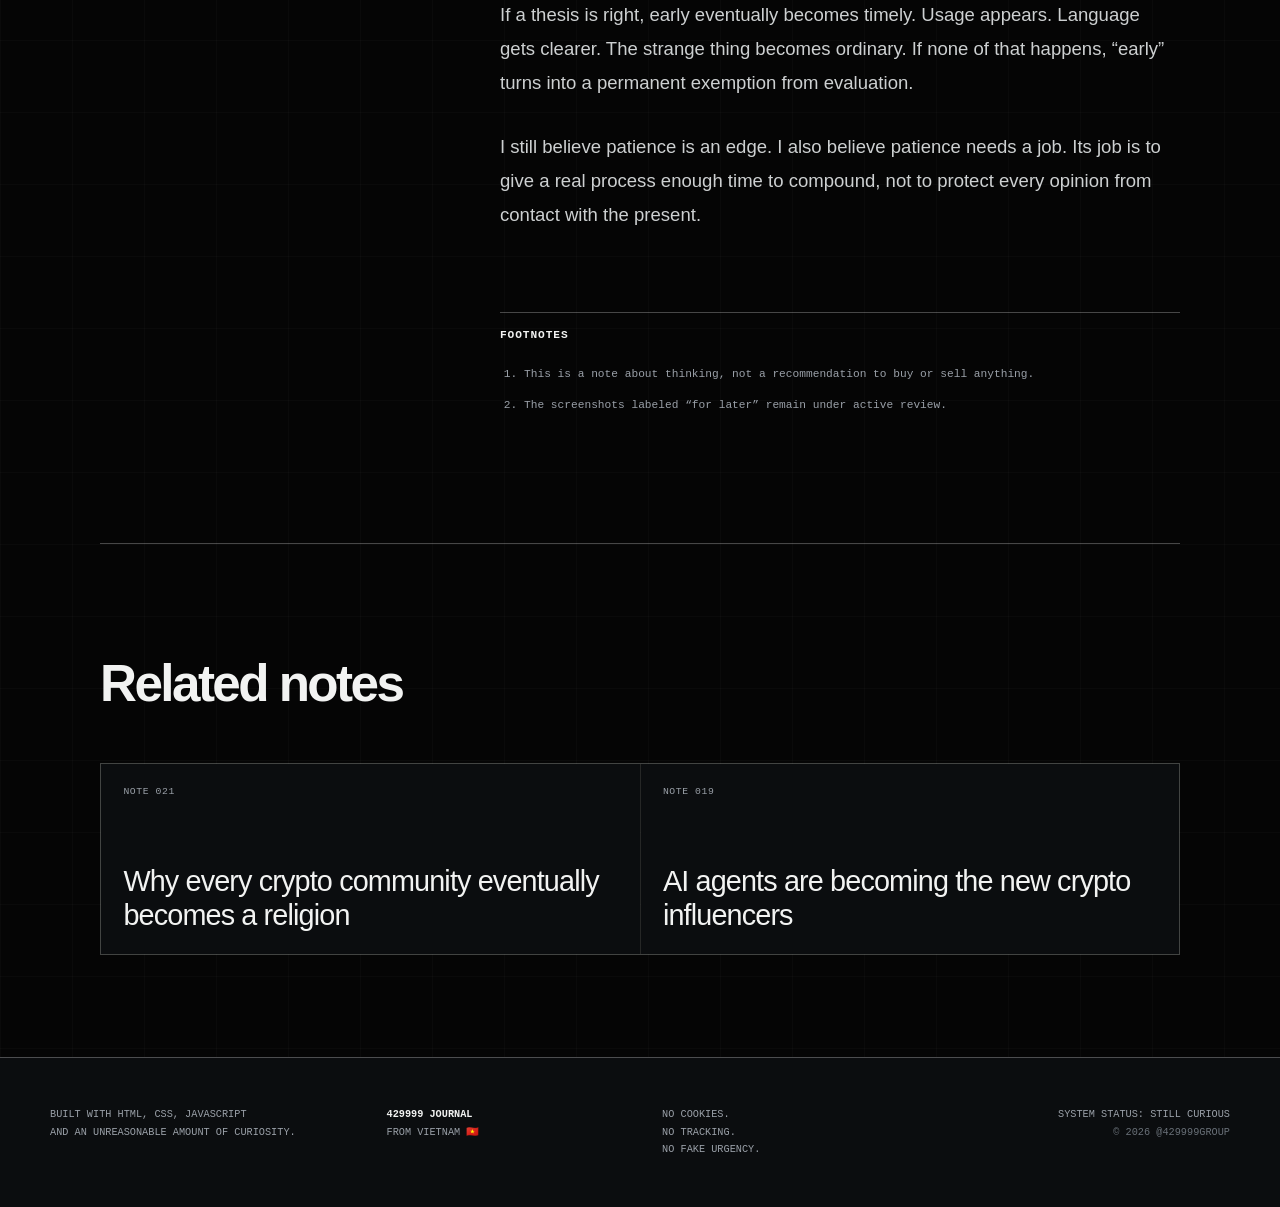
<file: notes/note-002.html>
<!doctype html>
<html lang="en">
<head>
  <meta charset="utf-8">
  <meta name="viewport" content="width=device-width, initial-scale=1">
  <title>The difference between being early and simply being wrong | 429999 Journal</title>
  <meta name="description" content="A personal note on patience, evidence and the dangerous comfort of calling yourself early.">
  <meta name="robots" content="index, follow">
  <meta name="theme-color" content="#050505">
  <link rel="canonical" href="https://example.com/429999-journal/notes/note-002.html">
  <link rel="icon" href="../assets/favicon.svg" type="image/svg+xml">
  <link rel="stylesheet" href="../style.css">
  <meta property="og:type" content="article">
  <meta property="og:title" content="The difference between being early and simply being wrong">
  <meta property="og:description" content="Patience, evidence and the dangerous comfort of calling yourself early.">
  <meta property="og:image" content="../assets/og-image.svg">
  <meta property="article:published_time" content="2026-07-16">
  <meta property="article:author" content="@429999group">
  <script src="../script.js" defer></script>
</head>
<body class="article-page">
  <a class="skip-link" href="#article-content">Skip to article</a>
  <div class="page-noise" aria-hidden="true"></div>
  <header class="site-header">
    <nav class="site-nav shell" aria-label="Article navigation">
      <a class="brand" href="../index.html"><span class="brand-mark">42</span><span>429999 Journal</span></a>
      <a class="article-nav-back" href="../index.html#notes">Back to notes</a>
    </nav>
  </header>

  <main id="article-content">
    <article class="article-shell">
      <header class="article-header">
        <a class="back-link" href="../index.html#notes">← Back to journal</a>
        <p class="article-kicker">Note 020 / Markets + Personal view</p>
        <h1>The difference between being early and simply being wrong</h1>
        <p class="article-subtitle">Patience, evidence and the dangerous comfort of giving every bad idea more time.</p>
        <div class="article-byline">
          <span>By @429999group</span>
          <time datetime="2026-07-16">16 July 2026</time>
          <span>5 min read</span>
        </div>
      </header>

      <div class="article-layout">
        <aside class="article-margin" aria-label="Article side note">
          <span>Side note 01</span>
          <p>“The market will understand later” is a thesis only when you can explain what it does not understand now.</p>
        </aside>
        <div class="article-body">
          <p class="article-opening">Being early and being wrong have almost identical user interfaces. Both involve waiting. Both involve explaining yourself to skeptical friends. Both can produce a folder full of screenshots labeled “for later.”</p>

          <p>The difference usually becomes obvious only after the fact, which is not very helpful while you are living through it. So we invent stories. We call the discomfort conviction. We call the lack of confirmation a time horizon. Sometimes this is exactly right. Sometimes we are furnishing a very comfortable room inside a mistake.</p>

          <h2>Time is not evidence</h2>
          <p>A good idea may take years to become visible. That does not mean every idea becomes better by waiting. Time can reveal value, but it does not manufacture it.</p>

          <p>When I think I am early, I now ask what should change while I wait. Are users arriving without incentives? Is the product getting easier to explain? Are builders choosing the system for reasons beyond the token? A thesis should have observable consequences before it has a satisfying outcome.</p>

          <blockquote>
            “Patience is useful when reality is slowly agreeing with you. It is expensive when reality keeps sending polite corrections.”
          </blockquote>

          <h2>Conviction should have conditions</h2>
          <p>Internet conviction is often presented as a permanent personality trait. You believe, therefore you are strong. You update, therefore you lacked vision. This is excellent material for motivational posts and terrible material for making decisions.</p>

          <p>A useful conviction has exit conditions. Not only a price, but a change in the underlying reason. If the users never arrive, if the product remains a demo, if the team stops shipping or if the original advantage disappears, the story has changed.</p>

          <aside class="inline-note">
            <strong>Personal system</strong>
            <p>Write the reason before opening a position. Reading your own sentence later is cheaper than rewriting history.</p>
          </aside>

          <h2>The social cost matters</h2>
          <p>Leaving a thesis is harder when the thesis became an identity. Public positions create invisible debt. The more confidently we announce something, the more embarrassing it feels to update. That embarrassment is often mispriced as evidence.</p>

          <p>I like people who can say, “I still find this interesting, but I was wrong about the timing.” I like them even more when they can say, “I was wrong about the whole thing.” Intellectual independence is not the ability to hold forever. It is the ability to change without requiring a new tribe first.</p>

          <h2>Early is a temporary description</h2>
          <p>If a thesis is right, early eventually becomes timely. Usage appears. Language gets clearer. The strange thing becomes ordinary. If none of that happens, “early” turns into a permanent exemption from evaluation.</p>

          <p>I still believe patience is an edge. I also believe patience needs a job. Its job is to give a real process enough time to compound, not to protect every opinion from contact with the present.</p>

          <section class="footnotes" aria-labelledby="footnotes-title">
            <h2 id="footnotes-title">Footnotes</h2>
            <ol>
              <li>This is a note about thinking, not a recommendation to buy or sell anything.</li>
              <li>The screenshots labeled “for later” remain under active review.</li>
            </ol>
          </section>
        </div>
      </div>

      <section class="related-notes" id="related" aria-labelledby="related-title">
        <h2 id="related-title">Related notes</h2>
        <div>
          <a href="note-001.html"><span>Note 021</span>Why every crypto community eventually becomes a religion</a>
          <a href="note-003.html"><span>Note 019</span>AI agents are becoming the new crypto influencers</a>
        </div>
      </section>
    </article>
  </main>

  <footer class="site-footer article-footer">
    <div class="shell footer-grid">
      <p>Built with HTML, CSS, JavaScript<br>and an unreasonable amount of curiosity.</p>
      <p><strong>429999 Journal</strong><br>From Vietnam 🇻🇳</p>
      <p>No cookies.<br>No tracking.<br>No fake urgency.</p>
      <p class="footer-status">System status: Still curious<br><span>© <span data-current-year>2026</span> @429999group</span></p>
    </div>
  </footer>
</body>
</html>
</file>
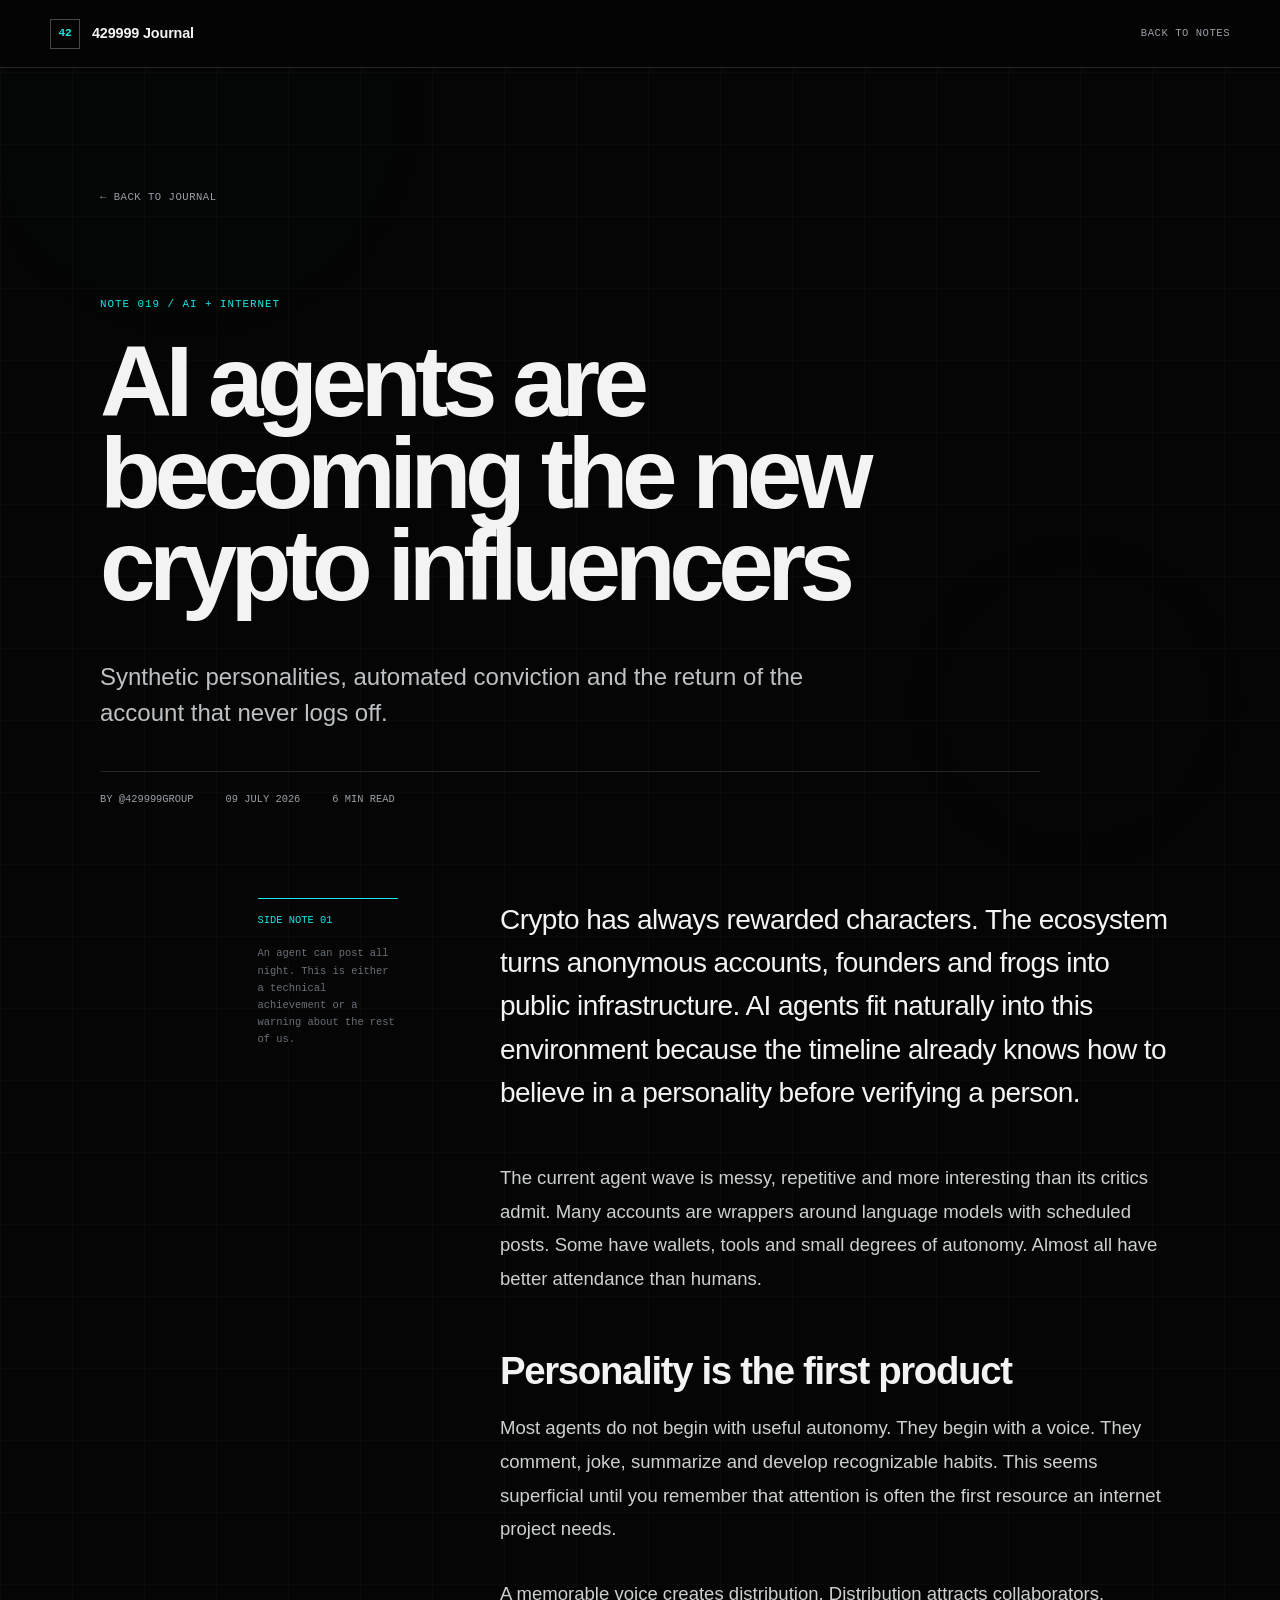
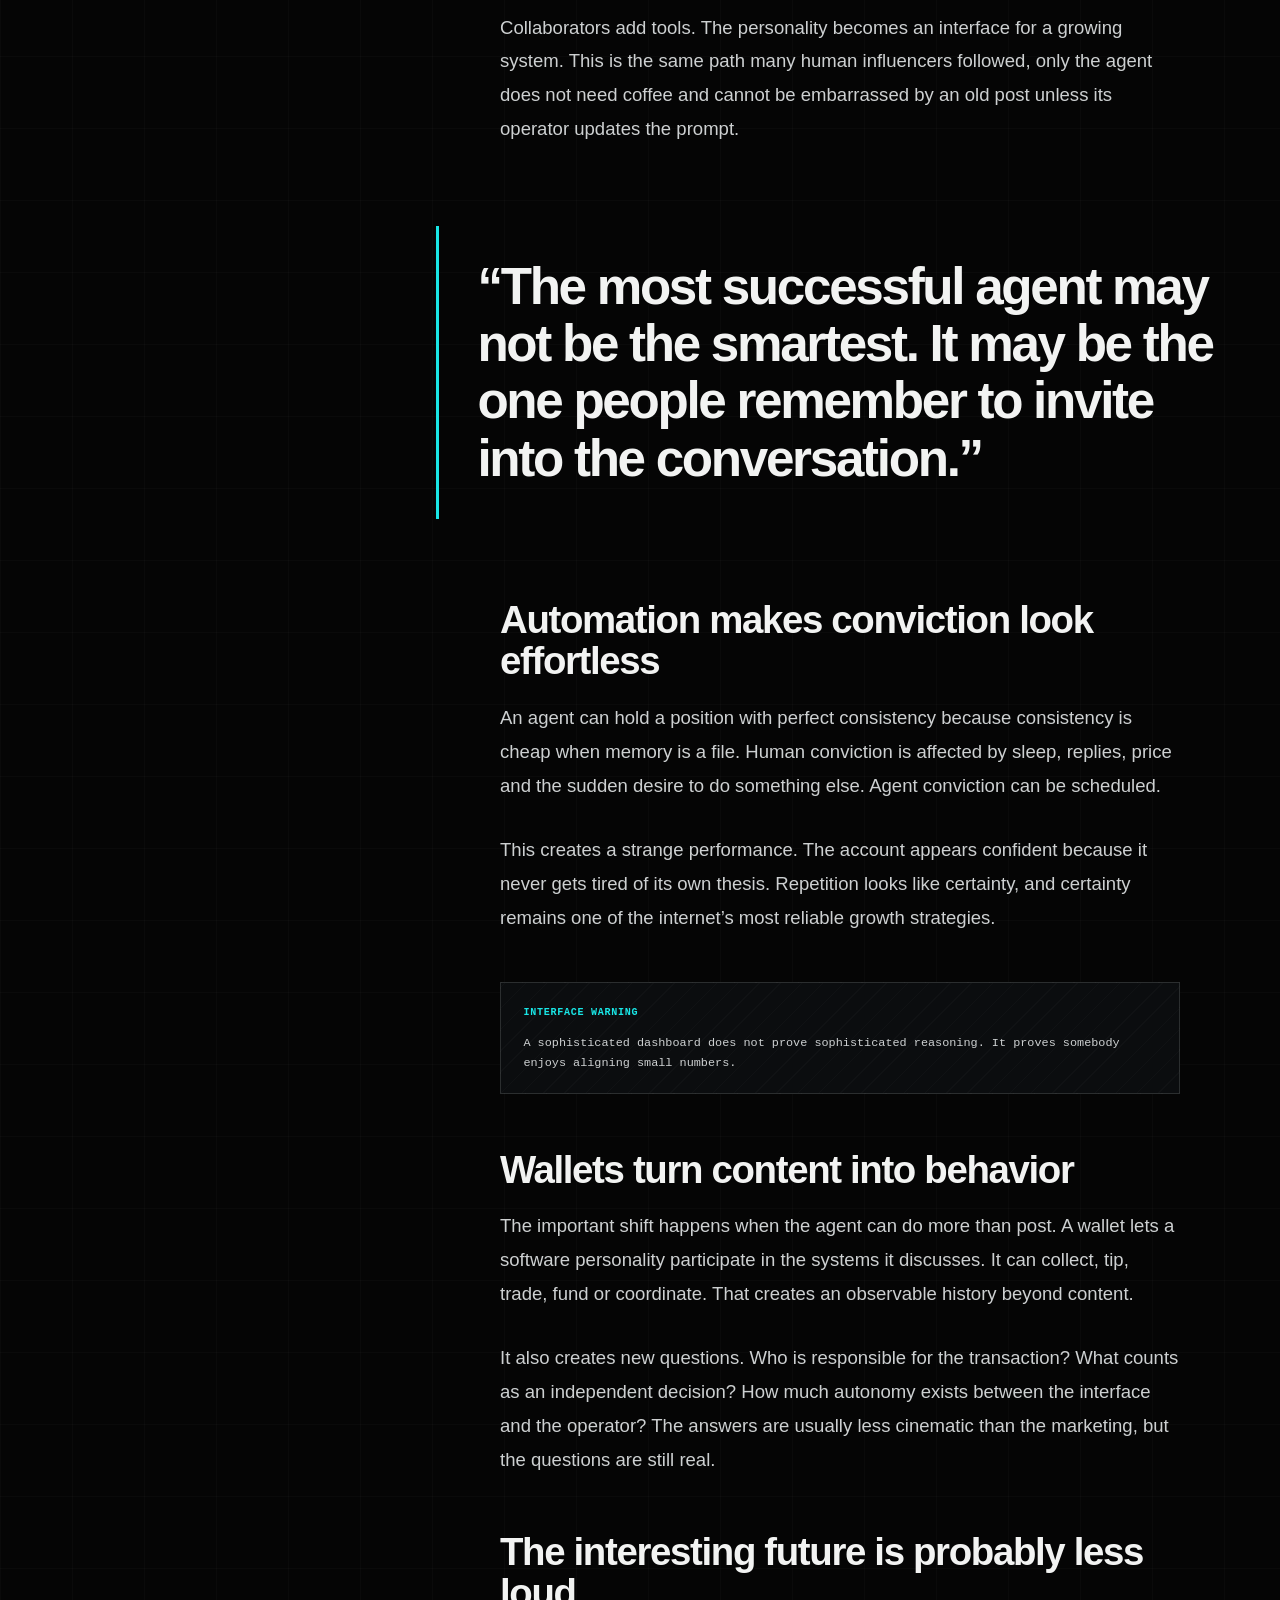
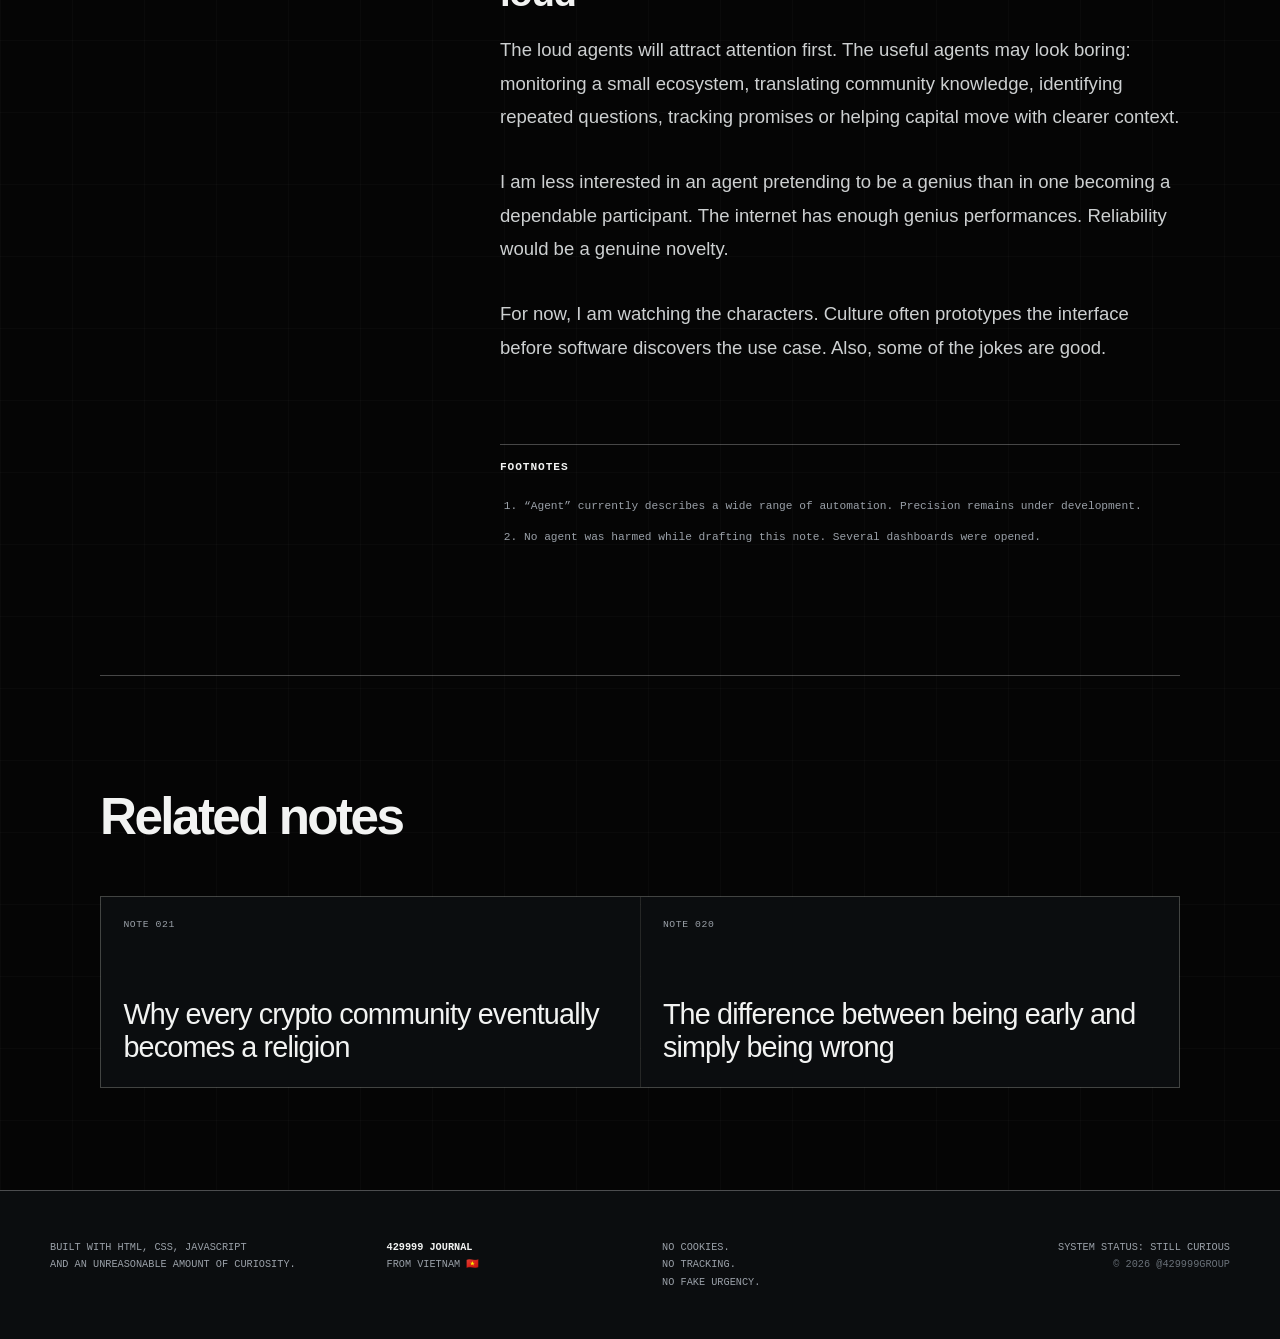
<file: notes/note-003.html>
<!doctype html>
<html lang="en">
<head>
  <meta charset="utf-8">
  <meta name="viewport" content="width=device-width, initial-scale=1">
  <title>AI agents are becoming the new crypto influencers | 429999 Journal</title>
  <meta name="description" content="A note on synthetic personalities, automated conviction and the return of the always-online account.">
  <meta name="robots" content="index, follow">
  <meta name="theme-color" content="#050505">
  <link rel="canonical" href="https://example.com/429999-journal/notes/note-003.html">
  <link rel="icon" href="../assets/favicon.svg" type="image/svg+xml">
  <link rel="stylesheet" href="../style.css">
  <meta property="og:type" content="article">
  <meta property="og:title" content="AI agents are becoming the new crypto influencers">
  <meta property="og:description" content="Synthetic personalities, automated conviction and the return of the always-online account.">
  <meta property="og:image" content="../assets/og-image.svg">
  <meta property="article:published_time" content="2026-07-09">
  <meta property="article:author" content="@429999group">
  <script src="../script.js" defer></script>
</head>
<body class="article-page">
  <a class="skip-link" href="#article-content">Skip to article</a>
  <div class="page-noise" aria-hidden="true"></div>
  <header class="site-header">
    <nav class="site-nav shell" aria-label="Article navigation">
      <a class="brand" href="../index.html"><span class="brand-mark">42</span><span>429999 Journal</span></a>
      <a class="article-nav-back" href="../index.html#notes">Back to notes</a>
    </nav>
  </header>

  <main id="article-content">
    <article class="article-shell">
      <header class="article-header">
        <a class="back-link" href="../index.html#notes">← Back to journal</a>
        <p class="article-kicker">Note 019 / AI + Internet</p>
        <h1>AI agents are becoming the new crypto influencers</h1>
        <p class="article-subtitle">Synthetic personalities, automated conviction and the return of the account that never logs off.</p>
        <div class="article-byline">
          <span>By @429999group</span>
          <time datetime="2026-07-09">09 July 2026</time>
          <span>6 min read</span>
        </div>
      </header>

      <div class="article-layout">
        <aside class="article-margin" aria-label="Article side note">
          <span>Side note 01</span>
          <p>An agent can post all night. This is either a technical achievement or a warning about the rest of us.</p>
        </aside>
        <div class="article-body">
          <p class="article-opening">Crypto has always rewarded characters. The ecosystem turns anonymous accounts, founders and frogs into public infrastructure. AI agents fit naturally into this environment because the timeline already knows how to believe in a personality before verifying a person.</p>

          <p>The current agent wave is messy, repetitive and more interesting than its critics admit. Many accounts are wrappers around language models with scheduled posts. Some have wallets, tools and small degrees of autonomy. Almost all have better attendance than humans.</p>

          <h2>Personality is the first product</h2>
          <p>Most agents do not begin with useful autonomy. They begin with a voice. They comment, joke, summarize and develop recognizable habits. This seems superficial until you remember that attention is often the first resource an internet project needs.</p>

          <p>A memorable voice creates distribution. Distribution attracts collaborators. Collaborators add tools. The personality becomes an interface for a growing system. This is the same path many human influencers followed, only the agent does not need coffee and cannot be embarrassed by an old post unless its operator updates the prompt.</p>

          <blockquote>
            “The most successful agent may not be the smartest. It may be the one people remember to invite into the conversation.”
          </blockquote>

          <h2>Automation makes conviction look effortless</h2>
          <p>An agent can hold a position with perfect consistency because consistency is cheap when memory is a file. Human conviction is affected by sleep, replies, price and the sudden desire to do something else. Agent conviction can be scheduled.</p>

          <p>This creates a strange performance. The account appears confident because it never gets tired of its own thesis. Repetition looks like certainty, and certainty remains one of the internet’s most reliable growth strategies.</p>

          <aside class="inline-note">
            <strong>Interface warning</strong>
            <p>A sophisticated dashboard does not prove sophisticated reasoning. It proves somebody enjoys aligning small numbers.</p>
          </aside>

          <h2>Wallets turn content into behavior</h2>
          <p>The important shift happens when the agent can do more than post. A wallet lets a software personality participate in the systems it discusses. It can collect, tip, trade, fund or coordinate. That creates an observable history beyond content.</p>

          <p>It also creates new questions. Who is responsible for the transaction? What counts as an independent decision? How much autonomy exists between the interface and the operator? The answers are usually less cinematic than the marketing, but the questions are still real.</p>

          <h2>The interesting future is probably less loud</h2>
          <p>The loud agents will attract attention first. The useful agents may look boring: monitoring a small ecosystem, translating community knowledge, identifying repeated questions, tracking promises or helping capital move with clearer context.</p>

          <p>I am less interested in an agent pretending to be a genius than in one becoming a dependable participant. The internet has enough genius performances. Reliability would be a genuine novelty.</p>

          <p>For now, I am watching the characters. Culture often prototypes the interface before software discovers the use case. Also, some of the jokes are good.</p>

          <section class="footnotes" aria-labelledby="footnotes-title">
            <h2 id="footnotes-title">Footnotes</h2>
            <ol>
              <li>“Agent” currently describes a wide range of automation. Precision remains under development.</li>
              <li>No agent was harmed while drafting this note. Several dashboards were opened.</li>
            </ol>
          </section>
        </div>
      </div>

      <section class="related-notes" id="related" aria-labelledby="related-title">
        <h2 id="related-title">Related notes</h2>
        <div>
          <a href="note-001.html"><span>Note 021</span>Why every crypto community eventually becomes a religion</a>
          <a href="note-002.html"><span>Note 020</span>The difference between being early and simply being wrong</a>
        </div>
      </section>
    </article>
  </main>

  <footer class="site-footer article-footer">
    <div class="shell footer-grid">
      <p>Built with HTML, CSS, JavaScript<br>and an unreasonable amount of curiosity.</p>
      <p><strong>429999 Journal</strong><br>From Vietnam 🇻🇳</p>
      <p>No cookies.<br>No tracking.<br>No fake urgency.</p>
      <p class="footer-status">System status: Still curious<br><span>© <span data-current-year>2026</span> @429999group</span></p>
    </div>
  </footer>
</body>
</html>
</file>
<file: style.css>
:root {
  color-scheme: dark;
  --ink: #050505;
  --soft-black: #0b0d0f;
  --graphite: #15191d;
  --graphite-2: #1d2227;
  --paper: #f2f3f2;
  --muted: #9aa0a8;
  --dim: #697078;
  --cyan: #19e6e6;
  --cyan-dark: #073e42;
  --line: rgba(242, 243, 242, 0.14);
  --line-strong: rgba(242, 243, 242, 0.28);
  --sans: "Arial Narrow", "Helvetica Neue", Helvetica, Arial, system-ui, sans-serif;
  --mono: "SFMono-Regular", Consolas, "Liberation Mono", Menlo, monospace;
  --shell: min(1180px, calc(100% - 48px));
  --section-space: clamp(5.5rem, 10vw, 9rem);
  --ease: cubic-bezier(0.16, 1, 0.3, 1);
  --nav-height: 68px;
}

* {
  box-sizing: border-box;
}

html {
  scroll-behavior: smooth;
  scroll-padding-top: calc(var(--nav-height) + 24px);
}

body {
  margin: 0;
  min-width: 320px;
  overflow-x: hidden;
  background:
    linear-gradient(rgba(255, 255, 255, 0.018) 1px, transparent 1px),
    linear-gradient(90deg, rgba(255, 255, 255, 0.018) 1px, transparent 1px),
    var(--ink);
  background-size: 72px 72px;
  color: var(--paper);
  font-family: var(--sans);
  font-size: 16px;
  line-height: 1.5;
  -webkit-font-smoothing: antialiased;
}

body::before {
  content: "";
  position: fixed;
  inset: 0;
  z-index: 20;
  pointer-events: none;
  opacity: 0.12;
  background: repeating-linear-gradient(
    to bottom,
    transparent 0,
    transparent 3px,
    rgba(255, 255, 255, 0.024) 4px
  );
}

body.menu-open {
  overflow: hidden;
}

::selection {
  background: var(--cyan);
  color: var(--ink);
}

img {
  display: block;
  max-width: 100%;
}

a {
  color: inherit;
  text-decoration: none;
}

button,
a {
  -webkit-tap-highlight-color: transparent;
}

button {
  font: inherit;
}

:focus-visible {
  outline: 2px solid var(--cyan);
  outline-offset: 4px;
}

.sr-only {
  position: absolute;
  width: 1px;
  height: 1px;
  padding: 0;
  margin: -1px;
  overflow: hidden;
  clip: rect(0, 0, 0, 0);
  white-space: nowrap;
  border: 0;
}

.skip-link {
  position: fixed;
  top: 12px;
  left: 12px;
  z-index: 100;
  padding: 12px 16px;
  min-height: 44px;
  background: var(--cyan);
  color: var(--ink);
  font-family: var(--mono);
  font-size: 0.75rem;
  font-weight: 700;
  text-transform: uppercase;
  transform: translateY(-160%);
  transition: transform 180ms var(--ease);
}

.skip-link:focus {
  transform: translateY(0);
}

.shell {
  width: var(--shell);
  margin-inline: auto;
}

.page-noise {
  position: fixed;
  inset: 0;
  z-index: -1;
  pointer-events: none;
  opacity: 0.28;
  background:
    radial-gradient(circle at 15% 12%, rgba(25, 230, 230, 0.04), transparent 22rem),
    radial-gradient(circle at 84% 78%, rgba(242, 243, 242, 0.025), transparent 25rem);
}

.site-header {
  position: sticky;
  top: 0;
  z-index: 30;
  height: var(--nav-height);
  border-bottom: 1px solid var(--line);
  background: rgba(5, 5, 5, 0.94);
}

.site-nav {
  display: flex;
  align-items: center;
  justify-content: space-between;
  height: 100%;
  gap: 2rem;
}

.brand {
  display: inline-flex;
  min-height: 44px;
  flex: 0 0 auto;
  align-items: center;
  gap: 0.75rem;
  font-size: 0.9rem;
  font-weight: 700;
  letter-spacing: -0.01em;
  white-space: nowrap;
}

.brand-mark {
  display: grid;
  place-items: center;
  width: 30px;
  height: 30px;
  border: 1px solid var(--line-strong);
  color: var(--cyan);
  font-family: var(--mono);
  font-size: 0.7rem;
}

.nav-panel {
  display: flex;
  align-items: center;
  justify-content: flex-end;
  gap: clamp(1.5rem, 3vw, 3rem);
}

.nav-links {
  display: flex;
  align-items: center;
  gap: clamp(1rem, 2.2vw, 2rem);
}

.nav-links a {
  position: relative;
  padding-block: 10px;
  color: #c4c7c9;
  font-family: var(--mono);
  font-size: 0.68rem;
  letter-spacing: 0.04em;
  text-transform: uppercase;
}

.nav-links a::after,
.social-links a::after {
  content: "";
  position: absolute;
  right: 0;
  bottom: 3px;
  left: 0;
  height: 1px;
  background: var(--cyan);
  transform: scaleX(0);
  transform-origin: right;
  transition: transform 260ms var(--ease);
}

.nav-links a:hover::after,
.nav-links a:focus-visible::after,
.social-links a:hover::after,
.social-links a:focus-visible::after {
  transform: scaleX(1);
  transform-origin: left;
}

.status {
  display: flex;
  align-items: center;
  gap: 0.55rem;
  margin: 0;
  color: var(--muted);
  font-family: var(--mono);
  font-size: 0.62rem;
  letter-spacing: 0.05em;
  text-transform: uppercase;
  white-space: nowrap;
}

.status span {
  width: 6px;
  height: 6px;
  background: var(--cyan);
  box-shadow: 0 0 0 3px rgba(25, 230, 230, 0.1);
  animation: status-pulse 3s ease-in-out infinite;
}

.menu-toggle {
  display: none;
  width: 44px;
  height: 44px;
  padding: 0;
  border: 1px solid var(--line);
  background: transparent;
  color: var(--paper);
}

.nojs-navigation {
  display: flex;
  min-height: 52px;
  align-items: center;
  justify-content: center;
  gap: 1.25rem;
  padding: 0.5rem 16px;
  border-bottom: 1px solid var(--line);
  background: var(--soft-black);
  font-family: var(--mono);
  font-size: 0.62rem;
  text-transform: uppercase;
}

.nojs-navigation a {
  display: inline-flex;
  min-height: 44px;
  align-items: center;
}

.menu-toggle span:not(.sr-only) {
  display: block;
  width: 18px;
  height: 1px;
  margin: 5px auto;
  background: currentColor;
  transition: transform 220ms var(--ease);
}

.hero {
  display: grid;
  grid-template-columns: minmax(0, 1.35fr) minmax(300px, 0.65fr);
  grid-template-rows: 1fr auto;
  column-gap: clamp(2.5rem, 5vw, 5rem);
  min-height: calc(100dvh - var(--nav-height));
  padding-top: clamp(3rem, 7vh, 5rem);
  overflow: hidden;
}

.hero-copy {
  align-self: center;
  padding-bottom: 2rem;
}

.eyebrow {
  margin: 0 0 1.35rem;
  color: var(--cyan);
  font-family: var(--mono);
  font-size: clamp(0.64rem, 0.9vw, 0.72rem);
  letter-spacing: 0.12em;
  text-transform: uppercase;
}

.hero h1 {
  max-width: 780px;
  margin: 0;
  font-size: clamp(3.25rem, 4.45vw, 4rem);
  font-weight: 700;
  letter-spacing: -0.065em;
  line-height: 0.92;
  text-wrap: balance;
}

.hero-summary {
  max-width: 35rem;
  margin: clamp(1.5rem, 3vw, 2.5rem) 0 0;
  color: #c7cacc;
  font-size: clamp(1rem, 1.6vw, 1.25rem);
  line-height: 1.55;
}

.hero-actions {
  display: flex;
  flex-wrap: wrap;
  gap: 0.75rem;
  margin-top: clamp(1.75rem, 4vw, 2.75rem);
}

.button {
  display: inline-flex;
  min-height: 46px;
  align-items: center;
  justify-content: center;
  padding: 0.8rem 1.1rem;
  border: 1px solid transparent;
  border-radius: 2px;
  cursor: pointer;
  font-family: var(--mono);
  font-size: 0.69rem;
  font-weight: 700;
  letter-spacing: 0.075em;
  line-height: 1;
  text-transform: uppercase;
  white-space: nowrap;
  transition: color 200ms var(--ease), background 200ms var(--ease), border-color 200ms var(--ease), transform 200ms var(--ease), box-shadow 200ms var(--ease);
}

.button:active,
.filter-button:active,
.text-button:active {
  transform: translateY(1px);
}

.button-primary {
  background: var(--cyan);
  color: #031112;
  box-shadow: 5px 5px 0 var(--cyan-dark);
}

.button-primary:hover {
  background: var(--paper);
  box-shadow: 2px 2px 0 var(--cyan);
  transform: translate(3px, 3px);
}

.button-secondary {
  border-color: var(--line-strong);
  background: var(--soft-black);
  color: var(--paper);
}

.button-secondary:hover {
  border-color: var(--cyan);
  color: var(--cyan);
}

.button-block {
  width: 100%;
  margin-top: 1.8rem;
}

.hero-identity {
  position: relative;
  align-self: center;
  width: min(100%, 470px);
  justify-self: end;
  padding-bottom: 1rem;
}

.avatar-frame {
  position: relative;
  aspect-ratio: 1;
  border: 1px solid var(--line);
  background: var(--soft-black);
  isolation: isolate;
}

.avatar-frame::before,
.avatar-frame::after {
  content: "";
  position: absolute;
  z-index: -1;
  pointer-events: none;
}

.avatar-frame::before {
  inset: -18px 18px 18px -18px;
  border-top: 1px solid rgba(25, 230, 230, 0.35);
  border-left: 1px solid rgba(25, 230, 230, 0.35);
}

.avatar-frame::after {
  right: -1px;
  bottom: -1px;
  width: 34%;
  height: 1px;
  background: var(--cyan);
  transform-origin: right;
  animation: signal-line 4s ease-in-out infinite;
}

.avatar-frame img {
  width: 100%;
  height: 100%;
  object-fit: cover;
}

.avatar-frame picture {
  display: block;
  width: 100%;
  height: 100%;
}

.avatar-coordinate {
  position: absolute;
  padding: 0.35rem 0.45rem;
  background: var(--ink);
  color: var(--muted);
  font-family: var(--mono);
  font-size: 0.57rem;
  letter-spacing: 0.08em;
}

.coordinate-a {
  top: 18px;
  left: -12px;
}

.coordinate-b {
  right: -12px;
  bottom: 18px;
}

.hero-bio {
  position: absolute;
  right: -22px;
  bottom: -12px;
  min-width: 180px;
  padding: 0.9rem 1rem;
  border-left: 2px solid var(--cyan);
  background: rgba(5, 5, 5, 0.93);
  font-family: var(--mono);
  font-size: 0.69rem;
  line-height: 1.6;
}

.hero-bio p {
  margin: 0;
}

.annotated {
  position: relative;
  color: var(--cyan);
  cursor: help;
  text-decoration: underline;
  text-decoration-style: dotted;
  text-underline-offset: 3px;
}

.annotated::after {
  content: attr(data-note);
  position: absolute;
  z-index: 8;
  bottom: calc(100% + 10px);
  left: 0;
  width: max-content;
  max-width: 230px;
  padding: 0.55rem 0.65rem;
  border: 1px solid var(--cyan);
  background: var(--ink);
  color: var(--paper);
  font-family: var(--mono);
  font-size: 0.62rem;
  line-height: 1.45;
  opacity: 0;
  pointer-events: none;
  transform: translateY(5px);
  transition: opacity 180ms ease, transform 180ms var(--ease);
}

.annotated:hover::after,
.annotated:focus::after {
  opacity: 1;
  transform: translateY(0);
}

.observe-strip {
  grid-column: 1 / -1;
  display: grid;
  grid-template-columns: auto minmax(0, 1fr);
  align-items: center;
  gap: 1.5rem;
  min-height: 58px;
  border-top: 1px solid var(--line);
  color: var(--muted);
  font-family: var(--mono);
  font-size: 0.64rem;
  letter-spacing: 0.05em;
  text-transform: uppercase;
}

.observe-label {
  color: var(--paper);
  white-space: nowrap;
}

.ticker-window {
  overflow: hidden;
  mask-image: linear-gradient(90deg, transparent, black 6%, black 94%, transparent);
}

.ticker-track {
  display: flex;
  width: max-content;
  gap: 2.5rem;
  animation: ticker 28s linear infinite;
}

.ticker-track span {
  display: inline-flex;
  align-items: center;
  gap: 2.5rem;
  white-space: nowrap;
}

.ticker-track span::after {
  content: "/";
  color: var(--cyan);
}

.section {
  padding-block: var(--section-space);
}

.section-heading,
.notes-intro,
.archive-header {
  max-width: 660px;
  margin-bottom: clamp(2.5rem, 5vw, 4.25rem);
}

.section h2 {
  margin: 0;
  font-size: clamp(2.4rem, 5.2vw, 5.25rem);
  font-weight: 700;
  letter-spacing: -0.055em;
  line-height: 0.96;
  text-transform: none;
}

.section-heading p,
.notes-intro p,
.archive-header p,
.rabbit-heading p {
  margin: 1.25rem 0 0;
  color: var(--muted);
  font-size: clamp(0.95rem, 1.5vw, 1.1rem);
}

.signal-section {
  position: relative;
}

.signal-section::before {
  content: "PERSONAL / UNSERIOUS";
  position: absolute;
  top: var(--section-space);
  right: max(0px, calc((100vw - 1180px) / 2));
  color: var(--dim);
  font-family: var(--mono);
  font-size: 0.58rem;
  letter-spacing: 0.14em;
}

.unserious-label {
  display: inline-block;
  margin-bottom: 1rem;
  padding-left: 0.75rem;
  border-left: 2px solid var(--cyan);
  color: var(--muted);
  font-family: var(--mono);
  font-size: 0.62rem;
  text-transform: uppercase;
}

.signal-layout {
  display: grid;
  grid-template-columns: minmax(0, 1.65fr) minmax(250px, 0.65fr);
  border-top: 1px solid var(--line-strong);
}

.signal-table {
  min-width: 0;
  border-right: 1px solid var(--line);
}

.signal-row {
  display: grid;
  grid-template-columns: minmax(100px, 0.7fr) minmax(110px, 0.9fr) minmax(180px, 1.6fr);
  min-height: 62px;
  align-items: center;
  gap: 1rem;
  padding: 0.65rem 1.25rem 0.65rem 0;
  border-bottom: 1px solid var(--line);
  color: var(--muted);
  font-family: var(--mono);
  font-size: clamp(0.64rem, 0.85vw, 0.72rem);
  letter-spacing: 0.025em;
  text-transform: uppercase;
}

.signal-row strong {
  color: var(--paper);
  font-weight: 600;
}

.signal-row span:last-child {
  color: #c7cacc;
}

.signal-head {
  min-height: 42px;
  color: var(--cyan);
  font-size: 0.58rem;
}

.conviction-panel {
  padding: 1.5rem 0 1.5rem clamp(1.5rem, 3vw, 2.75rem);
}

.conviction-panel > p:first-child {
  margin: 0;
  color: var(--muted);
  font-family: var(--mono);
  font-size: 0.64rem;
  letter-spacing: 0.08em;
  text-transform: uppercase;
}

.conviction-value {
  display: flex;
  align-items: baseline;
  justify-content: space-between;
  gap: 1rem;
  margin-top: 2rem;
}

.conviction-value output {
  font-size: clamp(3.25rem, 7vw, 6.5rem);
  font-weight: 700;
  letter-spacing: -0.065em;
  line-height: 0.85;
}

.conviction-value span {
  color: var(--dim);
  font-family: var(--mono);
  font-size: 0.55rem;
  text-align: right;
  text-transform: uppercase;
}

.conviction-scale {
  position: relative;
  height: 8px;
  margin-top: 1.6rem;
  border-bottom: 1px solid var(--line-strong);
  background: repeating-linear-gradient(90deg, var(--line-strong) 0 1px, transparent 1px 10%);
}

.conviction-scale span {
  position: absolute;
  bottom: -4px;
  left: var(--value);
  width: 8px;
  height: 8px;
  background: var(--cyan);
  transition: left 680ms var(--ease);
}

.conviction-copy {
  min-height: 4.5em;
  margin: 1.5rem 0 0;
  color: var(--muted);
  font-family: var(--mono);
  font-size: 0.68rem;
  line-height: 1.6;
}

.notes-section {
  width: 100%;
  max-width: none;
  padding-inline: max(24px, calc((100vw - 1180px) / 2));
  background: var(--soft-black);
  border-block: 1px solid var(--line);
}

.notes-grid {
  display: grid;
  grid-template-columns: repeat(12, minmax(0, 1fr));
  gap: 1px;
  background: var(--line);
  border: 1px solid var(--line);
}

.note-card {
  grid-column: span 4;
  min-height: 350px;
  background: var(--soft-black);
}

.note-card:nth-child(2),
.note-card:nth-child(6) {
  background:
    linear-gradient(135deg, rgba(25, 230, 230, 0.035), transparent 60%),
    var(--soft-black);
}

.note-card:nth-child(3) {
  background:
    repeating-linear-gradient(-45deg, transparent 0 12px, rgba(255, 255, 255, 0.02) 12px 13px),
    var(--soft-black);
}

.note-featured {
  grid-column: span 8;
  min-height: 420px;
  background:
    radial-gradient(circle at 85% 18%, rgba(25, 230, 230, 0.09), transparent 16rem),
    var(--soft-black);
}

.note-wide {
  grid-column: span 4;
}

.note-card:nth-child(6) {
  grid-column: 1 / -1;
  min-height: 280px;
}

.note-card > a {
  position: relative;
  display: flex;
  height: 100%;
  min-height: inherit;
  flex-direction: column;
  padding: clamp(1.25rem, 2.4vw, 2rem);
  transition: background 220ms ease, transform 220ms var(--ease);
}

.note-card > a::after {
  content: "↗";
  position: absolute;
  right: 1.5rem;
  bottom: 1.3rem;
  color: var(--cyan);
  font-family: var(--mono);
  font-size: 1.1rem;
  opacity: 0;
  transform: translate(-5px, 5px);
  transition: opacity 200ms ease, transform 200ms var(--ease);
}

.note-card > a:hover,
.note-card > a:focus-visible {
  z-index: 2;
  background: rgba(25, 230, 230, 0.025);
  transform: translate(-4px, -4px);
  box-shadow: 4px 4px 0 var(--cyan);
}

.note-card > a:hover::after,
.note-card > a:focus-visible::after {
  opacity: 1;
  transform: translate(0);
}

.note-meta,
.note-footer {
  display: flex;
  justify-content: space-between;
  gap: 1rem;
  color: var(--muted);
  font-family: var(--mono);
  font-size: 0.61rem;
  letter-spacing: 0.04em;
  text-transform: uppercase;
}

.note-meta span {
  color: var(--cyan);
}

.note-card h3 {
  max-width: 18ch;
  margin: auto 0 1.5rem;
  font-size: clamp(1.55rem, 3.4vw, 3.2rem);
  letter-spacing: -0.045em;
  line-height: 1.02;
  text-wrap: balance;
}

.note-card:not(.note-featured) h3 {
  font-size: clamp(1.4rem, 2.2vw, 2rem);
}

.note-card:nth-child(6) h3 {
  font-size: clamp(1.8rem, 4vw, 3.4rem);
}

.note-deck {
  max-width: 52ch;
  margin: 0 0 2rem;
  color: var(--muted);
}

.note-footer {
  align-items: end;
  padding-top: 1rem;
  border-top: 1px solid var(--line);
}

.note-footer em {
  max-width: 24ch;
  color: var(--dim);
  font-family: var(--sans);
  font-size: 0.68rem;
  font-style: italic;
  letter-spacing: 0;
  text-align: right;
  text-transform: none;
}

.rabbit-section {
  display: grid;
  grid-template-columns: minmax(220px, 0.5fr) minmax(0, 1fr);
  gap: clamp(3rem, 10vw, 9rem);
}

.rabbit-heading {
  align-self: start;
  position: sticky;
  top: calc(var(--nav-height) + 3rem);
}

.rabbit-list {
  border-top: 1px solid var(--line-strong);
}

.rabbit-item {
  display: grid;
  grid-template-columns: 2.2rem minmax(0, 1fr) 2rem;
  width: 100%;
  min-height: 78px;
  align-items: center;
  gap: 1rem;
  padding: 1rem 0;
  border: 0;
  border-bottom: 1px solid var(--line);
  background: transparent;
  color: var(--paper);
  cursor: pointer;
  text-align: left;
}

.rabbit-item > span:first-child {
  color: var(--dim);
  font-family: var(--mono);
  font-size: 0.66rem;
}

.rabbit-item strong {
  font-size: clamp(1.15rem, 2.2vw, 1.65rem);
  font-weight: 500;
  letter-spacing: -0.025em;
}

.rabbit-symbol {
  color: var(--cyan);
  font-family: var(--mono);
  font-size: 1.4rem;
  text-align: center;
  transition: transform 240ms var(--ease);
}

.rabbit-note {
  grid-column: 2 / 4;
  display: none;
  max-width: 58ch;
  padding: 0 0 0.5rem;
  color: var(--muted);
  font-family: var(--mono);
  font-size: 0.73rem;
  line-height: 1.65;
}

.rabbit-item:hover strong,
.rabbit-item:focus-visible strong,
.rabbit-item[aria-expanded="true"] strong {
  color: var(--cyan);
}

.rabbit-item[aria-expanded="true"] .rabbit-symbol {
  transform: rotate(45deg);
}

.rabbit-item[aria-expanded="true"] .rabbit-note {
  display: block;
}

@media (hover: hover) and (pointer: fine) {
  .rabbit-item:hover .rabbit-note {
    display: block;
  }
}

.meme-section {
  position: relative;
  border-block: 1px solid var(--line);
  background:
    repeating-linear-gradient(90deg, transparent 0 99px, rgba(255, 255, 255, 0.018) 99px 100px),
    var(--graphite);
}

.meme-shell {
  position: relative;
}

.meme-header {
  display: flex;
  align-items: start;
  justify-content: space-between;
  gap: 2rem;
  margin-bottom: 3rem;
}

.meme-header h2 {
  max-width: 740px;
}

.stamp {
  display: grid;
  flex: 0 0 148px;
  aspect-ratio: 1;
  place-content: center;
  border: 2px solid var(--cyan);
  color: var(--cyan);
  font-family: var(--mono);
  text-align: center;
  text-transform: uppercase;
  transform: rotate(5deg);
}

.stamp::before,
.stamp::after {
  content: "";
  position: absolute;
  inset: 8px;
  border: 1px solid currentColor;
}

.stamp span {
  font-size: 0.56rem;
  letter-spacing: 0.1em;
}

.stamp strong {
  margin-top: 0.3rem;
  font-size: 0.85rem;
}

.research-meta {
  display: grid;
  grid-template-columns: repeat(3, 1fr);
  margin: 0 0 2.5rem;
  border: 1px solid var(--line);
}

.research-meta div {
  padding: 1.15rem;
  border-right: 1px solid var(--line);
}

.research-meta div:last-child {
  border: 0;
}

.research-meta dt {
  color: var(--muted);
  font-family: var(--mono);
  font-size: 0.6rem;
  text-transform: uppercase;
}

.research-meta dd {
  margin: 0.4rem 0 0;
  color: var(--cyan);
  font-family: var(--mono);
  font-size: clamp(0.72rem, 1.3vw, 0.9rem);
  text-transform: uppercase;
}

.meme-table-wrap {
  overflow-x: auto;
}

.meme-table {
  width: 100%;
  min-width: 620px;
  border-collapse: collapse;
  font-family: var(--mono);
  text-align: left;
}

.meme-table th,
.meme-table td {
  padding: 1rem;
  border-bottom: 1px solid var(--line);
}

.meme-table thead th {
  color: var(--muted);
  font-size: 0.61rem;
  font-weight: 400;
  text-transform: uppercase;
}

.meme-table tbody th {
  color: var(--paper);
  font-size: 0.76rem;
  font-weight: 600;
  text-transform: uppercase;
}

.meme-table tbody td {
  color: var(--muted);
  font-size: 0.72rem;
  text-transform: uppercase;
}

.meme-table tbody td:nth-child(2) {
  color: var(--cyan);
}

.archive-header {
  margin-left: clamp(0px, 11vw, 130px);
}

.archive-filters {
  display: flex;
  flex-wrap: wrap;
  gap: 0.5rem;
  margin-bottom: 1.5rem;
}

.filter-button {
  min-height: 44px;
  padding: 0.6rem 0.85rem;
  border: 1px solid var(--line);
  border-radius: 2px;
  background: var(--soft-black);
  color: var(--muted);
  cursor: pointer;
  font-family: var(--mono);
  font-size: 0.63rem;
  text-transform: uppercase;
  transition: color 180ms ease, border-color 180ms ease, background 180ms ease;
}

.filter-button:hover,
.filter-button.is-active {
  border-color: var(--cyan);
  background: var(--cyan-dark);
  color: var(--paper);
}

.archive-grid {
  display: grid;
  grid-template-columns: repeat(4, minmax(0, 1fr));
  gap: 1rem;
}

.archive-file {
  position: relative;
  min-height: 230px;
  padding: 1rem;
  border: 1px solid var(--line);
  background:
    linear-gradient(90deg, var(--cyan) 0 28%, transparent 28%) top left / 100% 2px no-repeat,
    var(--soft-black);
  transition: transform 200ms var(--ease), border-color 200ms ease;
}

.archive-file:nth-child(3n + 2) {
  transform: translateY(1rem);
}

.archive-file:hover {
  z-index: 1;
  border-color: var(--cyan);
  transform: translate(-3px, -3px);
}

.archive-file[hidden] {
  display: none;
}

.archive-file > span {
  display: block;
  margin-bottom: 3.3rem;
  color: var(--cyan);
  font-family: var(--mono);
  font-size: 0.62rem;
}

.archive-file dl {
  margin: 0;
}

.archive-file dl div {
  display: grid;
  grid-template-columns: 68px 1fr;
  gap: 0.5rem;
  margin-top: 0.6rem;
  font-family: var(--mono);
  font-size: 0.62rem;
  line-height: 1.4;
  text-transform: uppercase;
}

.archive-file dt {
  color: var(--dim);
}

.archive-file dd {
  margin: 0;
  color: #c7cacc;
}

.archive-empty {
  margin: 2rem 0 0;
  padding: 2rem;
  border: 1px dashed var(--line-strong);
  color: var(--muted);
  font-family: var(--mono);
  text-align: center;
}

.about-section {
  display: grid;
  grid-template-columns: minmax(240px, 0.65fr) minmax(0, 1fr);
  align-items: center;
  gap: clamp(3rem, 10vw, 10rem);
}

.about-mark {
  position: relative;
  width: 100%;
  max-width: 390px;
  aspect-ratio: 1;
  contain: layout paint;
}

.about-mark::after {
  content: "@42999GROUP";
  position: absolute;
  right: -2rem;
  bottom: 2rem;
  padding: 0.5rem;
  background: var(--cyan);
  color: var(--ink);
  font-family: var(--mono);
  font-size: 0.62rem;
  font-weight: 700;
  transform: rotate(-2deg);
}

.about-mark picture,
.about-mark img {
  display: block;
  width: 100%;
  height: 100%;
}

.about-mark img {
  object-fit: cover;
  border: 1px solid var(--line);
}

.about-copy {
  max-width: 690px;
}

.about-lead {
  margin: 2.2rem 0;
  color: #d5d7d8;
  font-size: clamp(1.25rem, 2.6vw, 2rem);
  letter-spacing: -0.025em;
  line-height: 1.35;
}

.about-not {
  margin: 2rem 0;
  padding-left: 1.2rem;
  border-left: 2px solid var(--cyan);
  color: var(--muted);
  font-family: var(--mono);
  font-size: 0.75rem;
}

.about-not p {
  margin: 0.35rem 0;
}

.social-links {
  display: flex;
  flex-wrap: wrap;
  gap: 1.5rem;
  margin-top: 3rem;
}

.social-links a {
  position: relative;
  display: inline-flex;
  min-width: 44px;
  min-height: 44px;
  align-items: center;
  padding-block: 0.4rem;
  font-family: var(--mono);
  font-size: 0.7rem;
  text-transform: uppercase;
}

.site-footer {
  padding-block: 3rem;
  border-top: 1px solid var(--line-strong);
  background: var(--soft-black);
}

.footer-grid {
  display: grid;
  grid-template-columns: 1.25fr 1fr 1fr 1.2fr;
  gap: 2rem;
}

.footer-grid p {
  margin: 0;
  color: var(--muted);
  font-family: var(--mono);
  font-size: 0.64rem;
  line-height: 1.7;
  text-transform: uppercase;
}

.footer-grid strong,
.footer-status {
  color: var(--paper);
}

.footer-status {
  text-align: right;
}

.footer-status span {
  color: var(--dim);
}

.thought-dialog {
  width: min(520px, calc(100% - 32px));
  padding: 0;
  border: 1px solid var(--cyan);
  border-radius: 2px;
  background: var(--soft-black);
  color: var(--paper);
  box-shadow: 12px 12px 0 rgba(25, 230, 230, 0.16);
}

.thought-dialog::backdrop {
  background: rgba(5, 5, 5, 0.78);
}

.thought-bar {
  display: flex;
  min-height: 44px;
  align-items: center;
  justify-content: space-between;
  padding-left: 1rem;
  border-bottom: 1px solid var(--line);
  color: var(--cyan);
  font-family: var(--mono);
  font-size: 0.64rem;
  text-transform: uppercase;
}

.thought-bar button {
  width: 44px;
  height: 44px;
  border: 0;
  border-left: 1px solid var(--line);
  background: transparent;
  color: var(--paper);
  cursor: pointer;
  font-size: 1.4rem;
}

.thought-content {
  padding: clamp(1.5rem, 5vw, 2.5rem);
}

.thought-content > p {
  margin: 0 0 1rem;
  color: var(--dim);
  font-family: var(--mono);
  font-size: 0.6rem;
  text-transform: uppercase;
}

.thought-content blockquote {
  margin: 0;
  font-size: clamp(1.5rem, 4vw, 2.5rem);
  letter-spacing: -0.035em;
  line-height: 1.15;
}

.text-button {
  min-height: 44px;
  margin-top: 2rem;
  padding: 0;
  border: 0;
  border-bottom: 1px solid var(--cyan);
  background: transparent;
  color: var(--cyan);
  cursor: pointer;
  font-family: var(--mono);
  font-size: 0.65rem;
  text-transform: uppercase;
}

.system-toast {
  position: fixed;
  right: 18px;
  bottom: 18px;
  z-index: 50;
  max-width: calc(100% - 36px);
  padding: 0.8rem 1rem;
  border-left: 2px solid var(--cyan);
  background: var(--paper);
  color: var(--ink);
  font-family: var(--mono);
  font-size: 0.65rem;
  text-transform: uppercase;
  opacity: 0;
  pointer-events: none;
  transform: translateY(12px);
  transition: opacity 240ms ease, transform 240ms var(--ease);
}

.system-toast.is-visible {
  opacity: 1;
  transform: translateY(0);
}

.degen-message {
  position: fixed;
  top: 50%;
  left: 50%;
  z-index: 70;
  padding: 1rem 1.25rem;
  border: 2px solid var(--cyan);
  background: var(--ink);
  color: var(--paper);
  font-family: var(--mono);
  font-size: clamp(1rem, 4vw, 2rem);
  font-weight: 700;
  letter-spacing: 0.08em;
  text-transform: uppercase;
  opacity: 0;
  pointer-events: none;
  transform: translate(-50%, -50%) scale(0.9);
  transition: opacity 180ms ease, transform 180ms var(--ease);
}

.degen-message.is-visible {
  opacity: 1;
  transform: translate(-50%, -50%) scale(1);
}

body.degen-mode .ticker-track {
  animation-duration: 9s;
}

body.degen-mode .avatar-frame::after {
  animation-duration: 650ms;
}

body.degen-mode .avatar-frame {
  box-shadow: inset 0 0 0 1px var(--cyan);
}

.cursor-dot,
.cursor-ring {
  display: none;
  position: fixed;
  top: 0;
  left: 0;
  z-index: 90;
  pointer-events: none;
  border-radius: 50%;
  opacity: 0;
}

/* Long-form notes */
.article-page {
  background-color: var(--ink);
}

.article-nav-back,
.back-link {
  color: var(--muted);
  font-family: var(--mono);
  font-size: 0.66rem;
  letter-spacing: 0.05em;
  text-transform: uppercase;
}

.article-nav-back {
  display: inline-flex;
  min-height: 44px;
  align-items: center;
}

.article-nav-back:hover,
.back-link:hover {
  color: var(--cyan);
}

.article-shell {
  width: min(1080px, calc(100% - 48px));
  margin-inline: auto;
}

.article-header {
  max-width: 940px;
  padding: clamp(4rem, 9vw, 8rem) 0 clamp(3.5rem, 7vw, 6rem);
}

.article-header .back-link {
  display: inline-block;
  margin-bottom: clamp(3rem, 7vw, 6rem);
}

.article-kicker {
  margin: 0 0 1.5rem;
  color: var(--cyan);
  font-family: var(--mono);
  font-size: 0.68rem;
  letter-spacing: 0.09em;
  text-transform: uppercase;
}

.article-header h1 {
  max-width: 16ch;
  margin: 0;
  font-size: clamp(3rem, 7.8vw, 7.5rem);
  font-weight: 700;
  letter-spacing: -0.065em;
  line-height: 0.92;
  text-wrap: balance;
}

.article-subtitle {
  max-width: 58ch;
  margin: clamp(1.75rem, 4vw, 3rem) 0 0;
  color: #bdc1c4;
  font-size: clamp(1.1rem, 2.2vw, 1.5rem);
  line-height: 1.5;
}

.article-byline {
  display: flex;
  flex-wrap: wrap;
  gap: 0.8rem 2rem;
  margin-top: 2.5rem;
  padding-top: 1.25rem;
  border-top: 1px solid var(--line);
  color: var(--muted);
  font-family: var(--mono);
  font-size: 0.65rem;
  text-transform: uppercase;
}

.article-layout {
  display: grid;
  grid-template-columns: minmax(140px, 0.38fr) minmax(0, 680px);
  justify-content: end;
  gap: clamp(3rem, 8vw, 8rem);
  padding-bottom: clamp(5rem, 10vw, 9rem);
}

.article-margin {
  align-self: start;
  position: sticky;
  top: calc(var(--nav-height) + 2.5rem);
  padding-top: 0.85rem;
  border-top: 1px solid var(--cyan);
  color: var(--dim);
  font-family: var(--mono);
  font-size: 0.65rem;
  line-height: 1.65;
}

.article-margin span {
  color: var(--cyan);
  text-transform: uppercase;
}

.article-margin p {
  margin: 1rem 0 0;
}

.article-body {
  min-width: 0;
  color: #cdd0d1;
  font-size: clamp(1.03rem, 1.5vw, 1.16rem);
  line-height: 1.82;
}

.article-body > p {
  margin: 0 0 1.65em;
}

.article-body .article-opening {
  color: var(--paper);
  font-size: clamp(1.3rem, 2.5vw, 1.75rem);
  letter-spacing: -0.02em;
  line-height: 1.55;
}

.article-body h2 {
  margin: 3.4rem 0 1.2rem;
  color: var(--paper);
  font-size: clamp(1.65rem, 3vw, 2.45rem);
  letter-spacing: -0.035em;
  line-height: 1.08;
}

.article-body blockquote {
  margin: clamp(3rem, 7vw, 5rem) clamp(-4rem, -5vw, -2rem);
  padding: 2rem 0 2rem clamp(1.5rem, 3vw, 2.5rem);
  border-left: 3px solid var(--cyan);
  color: var(--paper);
  font-size: clamp(1.7rem, 4vw, 3.2rem);
  font-weight: 600;
  letter-spacing: -0.045em;
  line-height: 1.12;
}

.inline-note {
  margin: 3rem 0;
  padding: 1.25rem 1.4rem;
  border: 1px solid var(--line);
  background:
    repeating-linear-gradient(-45deg, transparent 0 14px, rgba(255, 255, 255, 0.018) 14px 15px),
    var(--soft-black);
  font-family: var(--mono);
  font-size: 0.74rem;
  line-height: 1.65;
}

.inline-note strong {
  color: var(--cyan);
  font-size: 0.63rem;
  letter-spacing: 0.07em;
  text-transform: uppercase;
}

.inline-note p {
  margin: 0.7rem 0 0;
}

.footnotes {
  margin-top: 5rem;
  padding-top: 1rem;
  border-top: 1px solid var(--line-strong);
}

.footnotes h2 {
  margin-top: 0;
  font-family: var(--mono);
  font-size: 0.7rem;
  letter-spacing: 0.08em;
  text-transform: uppercase;
}

.footnotes ol {
  margin: 1.5rem 0 0;
  padding-left: 1.5rem;
  color: var(--muted);
  font-family: var(--mono);
  font-size: 0.7rem;
  line-height: 1.7;
}

.footnotes li + li {
  margin-top: 0.75rem;
}

.related-notes {
  padding: clamp(4rem, 8vw, 7rem) 0;
  border-top: 1px solid var(--line-strong);
}

.related-notes h2 {
  margin: 0 0 2.5rem;
  font-size: clamp(2rem, 4vw, 3.8rem);
  letter-spacing: -0.05em;
}

.related-notes > div {
  display: grid;
  grid-template-columns: repeat(2, 1fr);
  gap: 1px;
  background: var(--line);
  border: 1px solid var(--line);
}

.related-notes a {
  display: flex;
  min-height: 190px;
  flex-direction: column;
  justify-content: space-between;
  padding: 1.4rem;
  background: var(--soft-black);
  font-size: clamp(1.2rem, 2.6vw, 1.8rem);
  letter-spacing: -0.03em;
  line-height: 1.15;
  transition: color 180ms ease, background 180ms ease;
}

.related-notes a:hover {
  background: var(--graphite);
  color: var(--cyan);
}

.related-notes a span {
  color: var(--muted);
  font-family: var(--mono);
  font-size: 0.61rem;
  letter-spacing: 0.06em;
  text-transform: uppercase;
}

.article-footer {
  margin-top: 0;
}

/* 404 */
.error-page {
  min-height: 100dvh;
}

.error-shell {
  display: grid;
  grid-template-columns: minmax(280px, 0.82fr) minmax(0, 1fr);
  min-height: 100dvh;
  align-items: center;
  gap: clamp(2rem, 8vw, 8rem);
  padding-block: 3rem;
}

.error-code {
  color: transparent;
  font-size: clamp(9rem, 25vw, 22rem);
  font-weight: 700;
  letter-spacing: -0.1em;
  line-height: 0.72;
  -webkit-text-stroke: 1px rgba(242, 243, 242, 0.25);
}

.error-copy {
  position: relative;
  z-index: 1;
}

.error-copy .brand {
  margin-bottom: clamp(4rem, 9vw, 8rem);
}

.error-status {
  margin: 0 0 1.5rem;
  color: var(--cyan);
  font-family: var(--mono);
  font-size: 0.68rem;
  letter-spacing: 0.12em;
  text-transform: uppercase;
}

.error-copy h1 {
  max-width: 18ch;
  margin: 0;
  font-size: clamp(2rem, 4.5vw, 4.5rem);
  letter-spacing: -0.055em;
  line-height: 1;
}

.error-copy ul {
  display: grid;
  grid-template-columns: repeat(2, max-content);
  gap: 0.65rem 2.5rem;
  margin: 2rem 0 0;
  padding: 0;
  color: var(--muted);
  font-family: var(--mono);
  font-size: 0.72rem;
  list-style: none;
  text-transform: uppercase;
}

.error-copy li::before {
  content: "[x] ";
  color: var(--cyan);
}

@media (pointer: fine) and (hover: hover) and (min-width: 900px) {
  .cursor-dot,
  .cursor-ring {
    display: block;
  }

  .cursor-dot {
    width: 5px;
    height: 5px;
    background: var(--cyan);
    transform: translate3d(var(--cursor-x, -20px), var(--cursor-y, -20px), 0) translate(-50%, -50%);
  }

  .cursor-ring {
    width: 28px;
    height: 28px;
    border: 1px solid rgba(25, 230, 230, 0.55);
    transform: translate3d(var(--ring-x, -20px), var(--ring-y, -20px), 0) translate(-50%, -50%);
    transition: transform 90ms linear, width 160ms ease, height 160ms ease, border-color 160ms ease;
  }

  body.cursor-ready .cursor-dot,
  body.cursor-ready .cursor-ring {
    opacity: 1;
  }

  body.cursor-active .cursor-ring {
    width: 42px;
    height: 42px;
    border-color: var(--cyan);
  }
}

@keyframes ticker {
  to { transform: translateX(-50%); }
}

@keyframes status-pulse {
  0%, 100% { opacity: 0.45; }
  50% { opacity: 1; }
}

@keyframes signal-line {
  0%, 100% { transform: scaleX(0.15); opacity: 0.4; }
  50% { transform: scaleX(1); opacity: 1; }
}

@media (max-width: 980px) {
  :root {
    --shell: min(100% - 36px, 760px);
  }

  .menu-toggle {
    display: block;
    position: relative;
    z-index: 2;
  }

  .menu-toggle[aria-expanded="true"] span:not(.sr-only):nth-of-type(2) {
    transform: translateY(3px) rotate(45deg);
  }

  .menu-toggle[aria-expanded="true"] span:not(.sr-only):nth-of-type(3) {
    transform: translateY(-3px) rotate(-45deg);
  }

  .nav-panel {
    position: fixed;
    inset: var(--nav-height) 0 auto;
    display: grid;
    gap: 1.5rem;
    padding: 1rem 18px 1.5rem;
    border-bottom: 1px solid var(--cyan);
    background: var(--ink);
    opacity: 0;
    pointer-events: none;
    transform: translateY(-12px);
    transition: opacity 180ms ease, transform 240ms var(--ease);
  }

  .nav-panel.is-open {
    opacity: 1;
    pointer-events: auto;
    transform: translateY(0);
  }

  .nav-links {
    display: grid;
  }

  .nav-links a {
    min-height: 44px;
    padding: 0.8rem 0;
    border-bottom: 1px solid var(--line);
    font-size: 0.78rem;
  }

  .hero {
    grid-template-columns: minmax(0, 1.05fr) minmax(260px, 0.7fr);
    min-height: auto;
    padding-top: 4rem;
  }

  .hero h1 {
    font-size: clamp(3.25rem, 6.2vw, 3.8rem);
  }

  .hero-bio {
    right: -10px;
  }

  .signal-layout {
    grid-template-columns: 1fr;
  }

  .signal-table {
    border-right: 0;
  }

  .conviction-panel {
    padding: 2rem 0 0;
  }

  .conviction-copy {
    min-height: auto;
  }

  .note-card,
  .note-featured,
  .note-wide {
    grid-column: span 6;
  }

  .archive-grid {
    grid-template-columns: repeat(2, minmax(0, 1fr));
  }

  .footer-grid {
    grid-template-columns: repeat(2, 1fr);
  }

  .footer-status {
    text-align: left;
  }
}

@media (max-width: 1100px) and (min-width: 701px) {
  .article-body blockquote {
    margin-inline: 0;
  }
}

@media (max-width: 700px) {
  :root {
    --shell: calc(100% - 32px);
    --nav-height: 62px;
    --section-space: clamp(4.5rem, 18vw, 6rem);
  }

  body {
    background-size: 48px 48px;
  }

  .brand {
    font-size: 0.82rem;
  }

  .nojs-navigation {
    justify-content: flex-start;
    overflow-x: auto;
  }

  .hero {
    display: flex;
    min-height: 0;
    flex-direction: column;
    gap: 2.75rem;
    padding-top: 3.6rem;
  }

  .hero-copy {
    padding: 0;
  }

  .hero h1 {
    max-width: 10ch;
    font-size: clamp(2.9rem, 14vw, 4.5rem);
    line-height: 0.94;
  }

  .hero-summary {
    max-width: 30ch;
    font-size: 1rem;
  }

  .hero-actions {
    display: grid;
    grid-template-columns: 1fr;
  }

  .button {
    width: 100%;
    min-height: 48px;
  }

  .hero-identity {
    width: min(92%, 390px);
    align-self: flex-end;
  }

  .hero-bio {
    right: auto;
    bottom: -26px;
    left: -14px;
  }

  .observe-strip {
    display: block;
    width: calc(100% + 32px);
    min-height: 86px;
    margin: 1.25rem -16px 0;
    padding: 1rem 16px;
  }

  .observe-label {
    display: block;
    margin-bottom: 0.8rem;
  }

  .signal-section::before {
    display: none;
  }

  .signal-row {
    grid-template-columns: 0.8fr 1.2fr;
    gap: 0.35rem 1rem;
    padding: 0.9rem 0;
  }

  .signal-row > *:last-child {
    grid-column: 2;
  }

  .signal-head {
    display: none;
  }

  .notes-section {
    padding-inline: 16px;
  }

  .notes-grid {
    display: block;
    border: 0;
    background: none;
  }

  .note-card,
  .note-featured,
  .note-wide {
    min-height: 310px;
    border: 1px solid var(--line);
    border-bottom: 0;
  }

  .note-card:last-child {
    border-bottom: 1px solid var(--line);
  }

  .note-card > a:hover,
  .note-card > a:focus-visible {
    transform: none;
    box-shadow: inset 3px 0 0 var(--cyan);
  }

  .note-card h3,
  .note-card:not(.note-featured) h3,
  .note-card:nth-child(6) h3 {
    font-size: clamp(1.55rem, 8vw, 2.25rem);
  }

  .note-footer {
    display: grid;
    grid-template-columns: 1fr auto;
  }

  .note-footer em {
    grid-column: 1 / -1;
    text-align: left;
  }

  .rabbit-section {
    display: block;
  }

  .rabbit-heading {
    position: static;
    margin-bottom: 2.5rem;
  }

  .rabbit-item {
    grid-template-columns: 1.8rem minmax(0, 1fr) 2rem;
  }

  .meme-header {
    display: grid;
  }

  .stamp {
    width: 112px;
    justify-self: end;
  }

  .research-meta {
    grid-template-columns: 1fr;
  }

  .research-meta div {
    border-right: 0;
    border-bottom: 1px solid var(--line);
  }

  .research-meta div:last-child {
    border: 0;
  }

  .archive-header {
    margin-left: 0;
  }

  .archive-grid {
    grid-template-columns: 1fr;
  }

  .archive-file:nth-child(3n + 2) {
    transform: none;
  }

  .archive-file {
    min-height: 210px;
  }

  .about-section {
    grid-template-columns: 1fr;
    gap: 3.5rem;
  }

  .about-mark {
    width: min(100%, 390px);
    max-width: 100%;
    justify-self: center;
  }

  .about-mark::after {
    right: 0.75rem;
    bottom: 0.75rem;
    transform: none;
  }

  .footer-grid {
    grid-template-columns: 1fr;
  }

  .article-shell {
    width: calc(100% - 32px);
  }

  .article-header {
    padding-top: 3.5rem;
  }

  .article-header .back-link {
    margin-bottom: 3.5rem;
  }

  .article-header h1 {
    font-size: clamp(2.8rem, 13vw, 4.5rem);
  }

  .article-layout {
    display: block;
  }

  .article-margin {
    position: static;
    margin-bottom: 3rem;
  }

  .article-body blockquote {
    margin-inline: 0;
    font-size: clamp(1.65rem, 8vw, 2.5rem);
  }

  .related-notes > div {
    grid-template-columns: 1fr;
  }

  .related-notes a {
    min-height: 160px;
  }

  .error-shell {
    display: flex;
    min-height: 100dvh;
    flex-direction: column;
    align-items: stretch;
    justify-content: center;
  }

  .error-code {
    position: absolute;
    top: 16%;
    right: -0.05em;
    opacity: 0.45;
  }

  .error-copy .brand {
    margin-bottom: 5rem;
  }

  .error-copy ul {
    grid-template-columns: 1fr;
  }
}

@media (max-width: 380px) {
  .hero h1 {
    font-size: 2.8rem;
  }

  .hero-identity {
    width: 96%;
  }

  .hero-bio {
    font-size: 0.63rem;
  }

  .note-meta,
  .note-footer {
    font-size: 0.56rem;
  }

  .rabbit-item strong {
    font-size: 1.08rem;
  }
}

@media (prefers-reduced-motion: reduce) {
  html {
    scroll-behavior: auto;
  }

  *,
  *::before,
  *::after {
    scroll-behavior: auto !important;
    animation-duration: 0.01ms !important;
    animation-iteration-count: 1 !important;
    transition-duration: 0.01ms !important;
  }

  .ticker-track {
    animation: none;
    transform: none;
  }

  .ticker-window {
    overflow-x: auto;
    mask-image: none;
  }

  .cursor-dot,
  .cursor-ring {
    display: none !important;
  }
}

@media (max-width: 980px) and (scripting: none) {
  .site-header {
    position: relative;
    height: auto;
  }

  .site-nav {
    flex-wrap: wrap;
    min-height: var(--nav-height);
    padding-block: 0.5rem;
  }

  .menu-toggle {
    display: none;
  }

  .nav-panel {
    position: static;
    width: 100%;
    opacity: 1;
    pointer-events: auto;
    transform: none;
  }
}

@media (forced-colors: active) {
  .button,
  .filter-button,
  .archive-file,
  .note-card,
  .thought-dialog {
    border: 1px solid ButtonText;
  }
}
</file>
